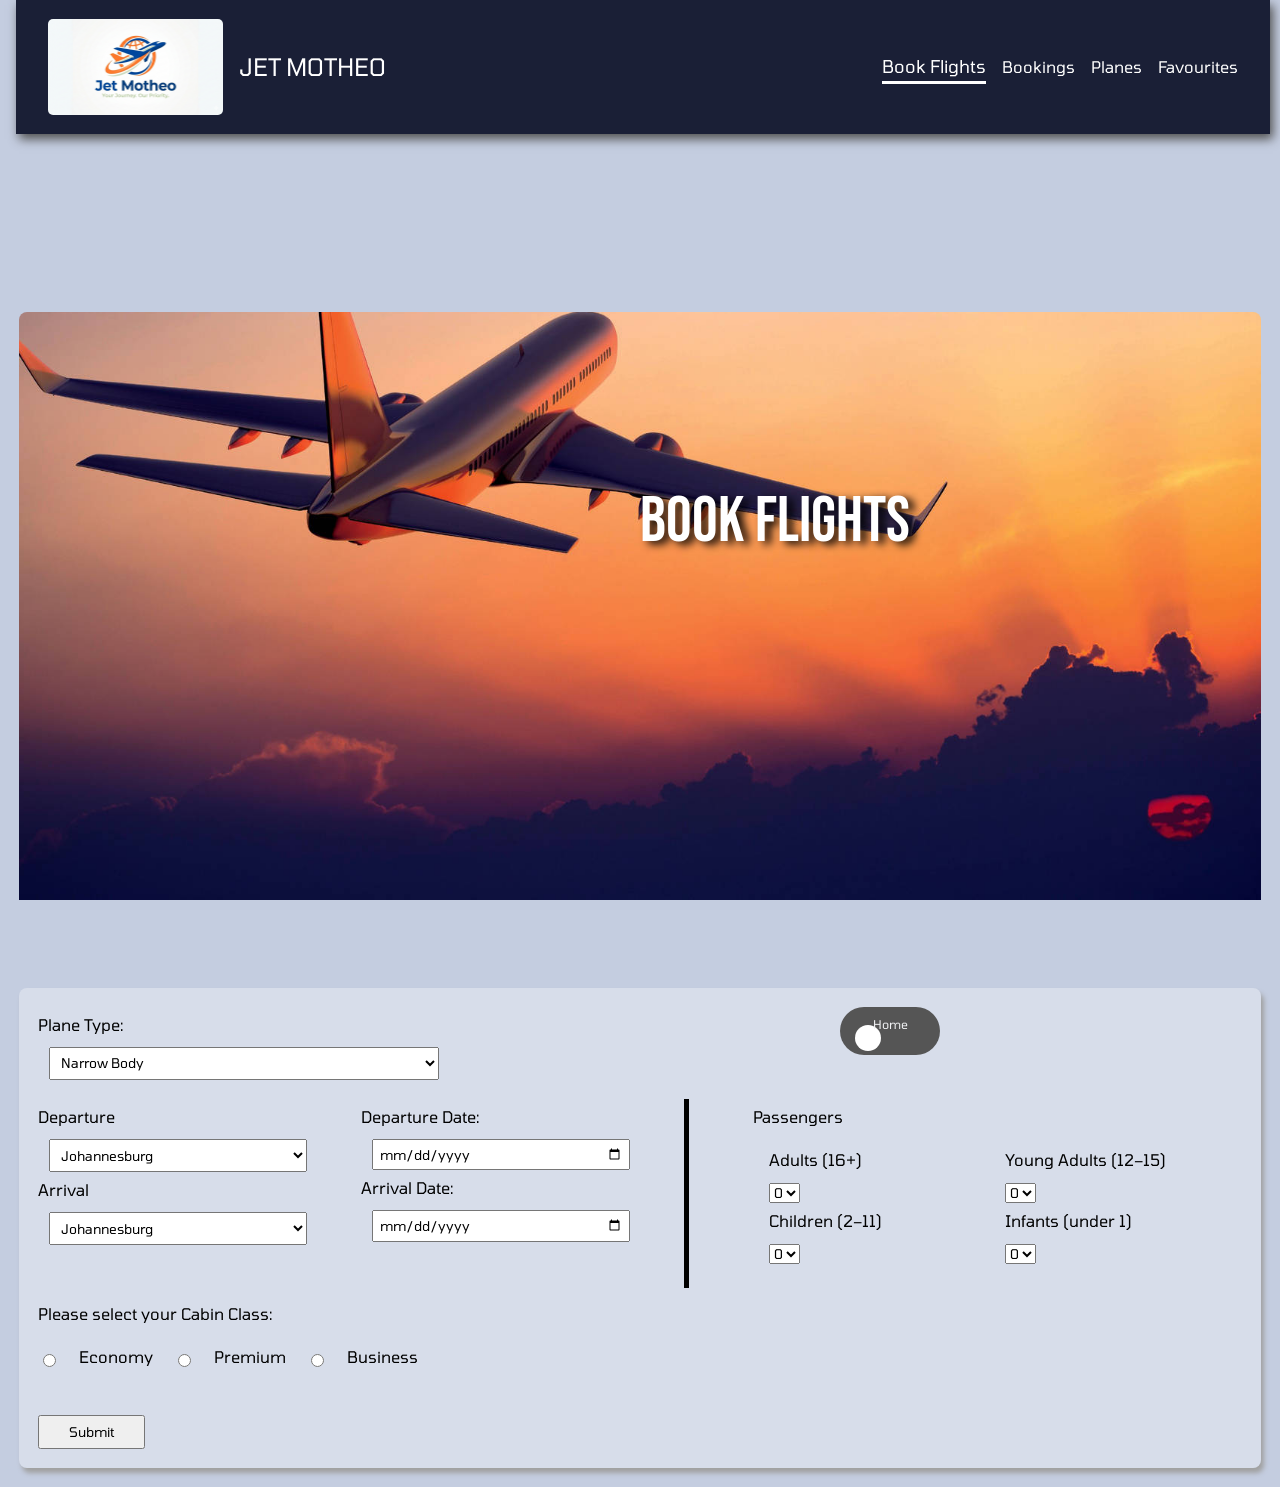
<file: index.html>
<!-- u24666981 Motheo Morena-->
<!-- Book Flights page -->
<!DOCtype html>
<html lang = "en">
	<head>
		<meta charset = "UTF-8">
		<meta name = "description" content = "COS 216 Practical 1">
		<meta name = "keywords" content = "COS216, UP, Pretoria">
		<meta name = "author" content = "Motheo Morena">
		<meta name="viewport" content="width=device-width, initial-scale=1.0">

		<link rel="stylesheet" type="text/css" href="css/style.css">
		<link rel = "stylesheet" type = "text/css" href = "css/switch.css">
		<link rel = "stylesheet" type = "text/css" href = "css/fonts.css">
		
		<title> Book Flights </title>
	</head>

	<body>
		<header class = "home">
			<h2><img src="img/JetMotheo.png" alt="Jet Motheo logo" class="header-logo">JET MOTHEO</h2>

			<nav class = "navBar">
				<ul>
					<li><a href = "index.html" class = "active"> Book Flights </a></li>
					<li><a href = "bookings.html"> Bookings </a></li>
					<li><a href = "planes.html"> Planes </a></li>
					<li><a href = "favourites.html"> Favourites </a></li>
				</ul>
			</nav>
		</header>

		<section class = "title">
			<h1 class = "bebas-neue-regular"> BOOK FLIGHTS </h1>
		</section>

		<article>
			<div id = "header-image">
				<img src = "img/plane.jpg" alt = "image of Plane.">
			</div>

			<form>
				<div class = "level1">
					<div>
						<label for = "planeType"> Plane Type: </label>
							<select name = "planeType" id = "planeType" class = "dropDown">
								<option value = "narrowBody"> Narrow Body </option>
								<option value = "wideBody"> Wide Body </option>
							</select>
					</div>

					<!-- Toggle Switch for if it is a return flight or not -->
					<label class = "switch">
						<input type = "checkbox">
						<span class = "slider round"></span>
					</label>
				</div>
				
				<div class = "level2">
					<div id = "flightTime">	
						<div class = "flights">
							<label for = "departure"> Departure </label>
								<select name = "departure" id = "departure"class = "dropDown" required>
									<option value = "joburg"> Johannesburg </option>
									<option value = "cape-town"> Cape Town </option>
									<option value = "durban"> Durban </option>
									<option value = "london"> London </option>
									<option value = "new-york"> New York </option>
								</select>

							<label for = "arrival"> Arrival </label>
								<select name = "arrival" id = "arrival" class = "dropDown" required>
									<option value = "joburg"> Johannesburg </option>
									<option value = "cape-town"> Cape Town </option>
									<option value = "durban"> Durban </option>
									<option value = "london"> London </option>
									<option value = "new-york"> New York </option>
								</select>
						</div>			

						<div class = "dates">
							<label for = "departureDate" id = "departureDate"> Departure Date: </label>
								<input type = "date" id = "departureDate" name = "departureDate" required>

							<label for = "arrivalDate" id = "arrivalDate""> Arrival Date: </label>
								<input type = "date" id = "arrivalDate" name = "arrivalDate" required>
						</div>
					</div>

					<div>
						<label>Passengers</label>
						<div class="passengers">
							<div class="dropdown-group">
								<label for="adults">Adults (16+)</label>
								<select id="adults">
									<option value="0">0</option>
									<option value="1">1</option>
									<option value="2">2</option>
									<option value="3">3</option>
									<option value="4">4</option>
									<option value="5">5</option>
								</select>
							</div>

							<div class="dropdown-group">
								<label for="youngAdults">Young Adults (12–15)</label>
								<select id="youngAdults">
									<option value="0">0</option>
									<option value="1">1</option>
									<option value="2">2</option>
									<option value="3">3</option>
									<option value="4">4</option>
									<option value="5">5</option>
								</select>
							</div>

							<div class="dropdown-group">
								<label for="children">Children (2–11)</label>
								<select id="children">
									<option value="0">0</option>
									<option value="1">1</option>
									<option value="2">2</option>
									<option value="3">3</option>
									<option value="4">4</option>
									<option value="5">5</option>
								</select>
							</div>

							<div class="dropdown-group">
								<label for="infants">Infants (under 1)</label>
								<select id="infants">
									<option value="0">0</option>
									<option value="1">1</option>
									<option value="2">2</option>
									<option value="3">3</option>
									<option value="4">4</option>
									<option value="5">5</option>
								</select>
							</div>
						</div>
					</div>
				</div>

				<div>
					<p id = "cabinClassMsg">Please select your Cabin Class:</p>
						<div id = "cabinClass">
							<input type="radio" id="economy" name="cabinClass" value="economy">
							<label for="economy">Economy</label>
							<input type="radio" id="premium" name="cabinClass" value="premium">
							<label for="premium"> Premium </label>
							<input type="radio" id="business" name="cabinClass" value="business">
							<label for="business"> Business </label><br><br>
						</div>
				</div>

				 <button type="button" class="submit-btn">Submit</button>
			</form>
		</article>
	</body>
</html>
</file>
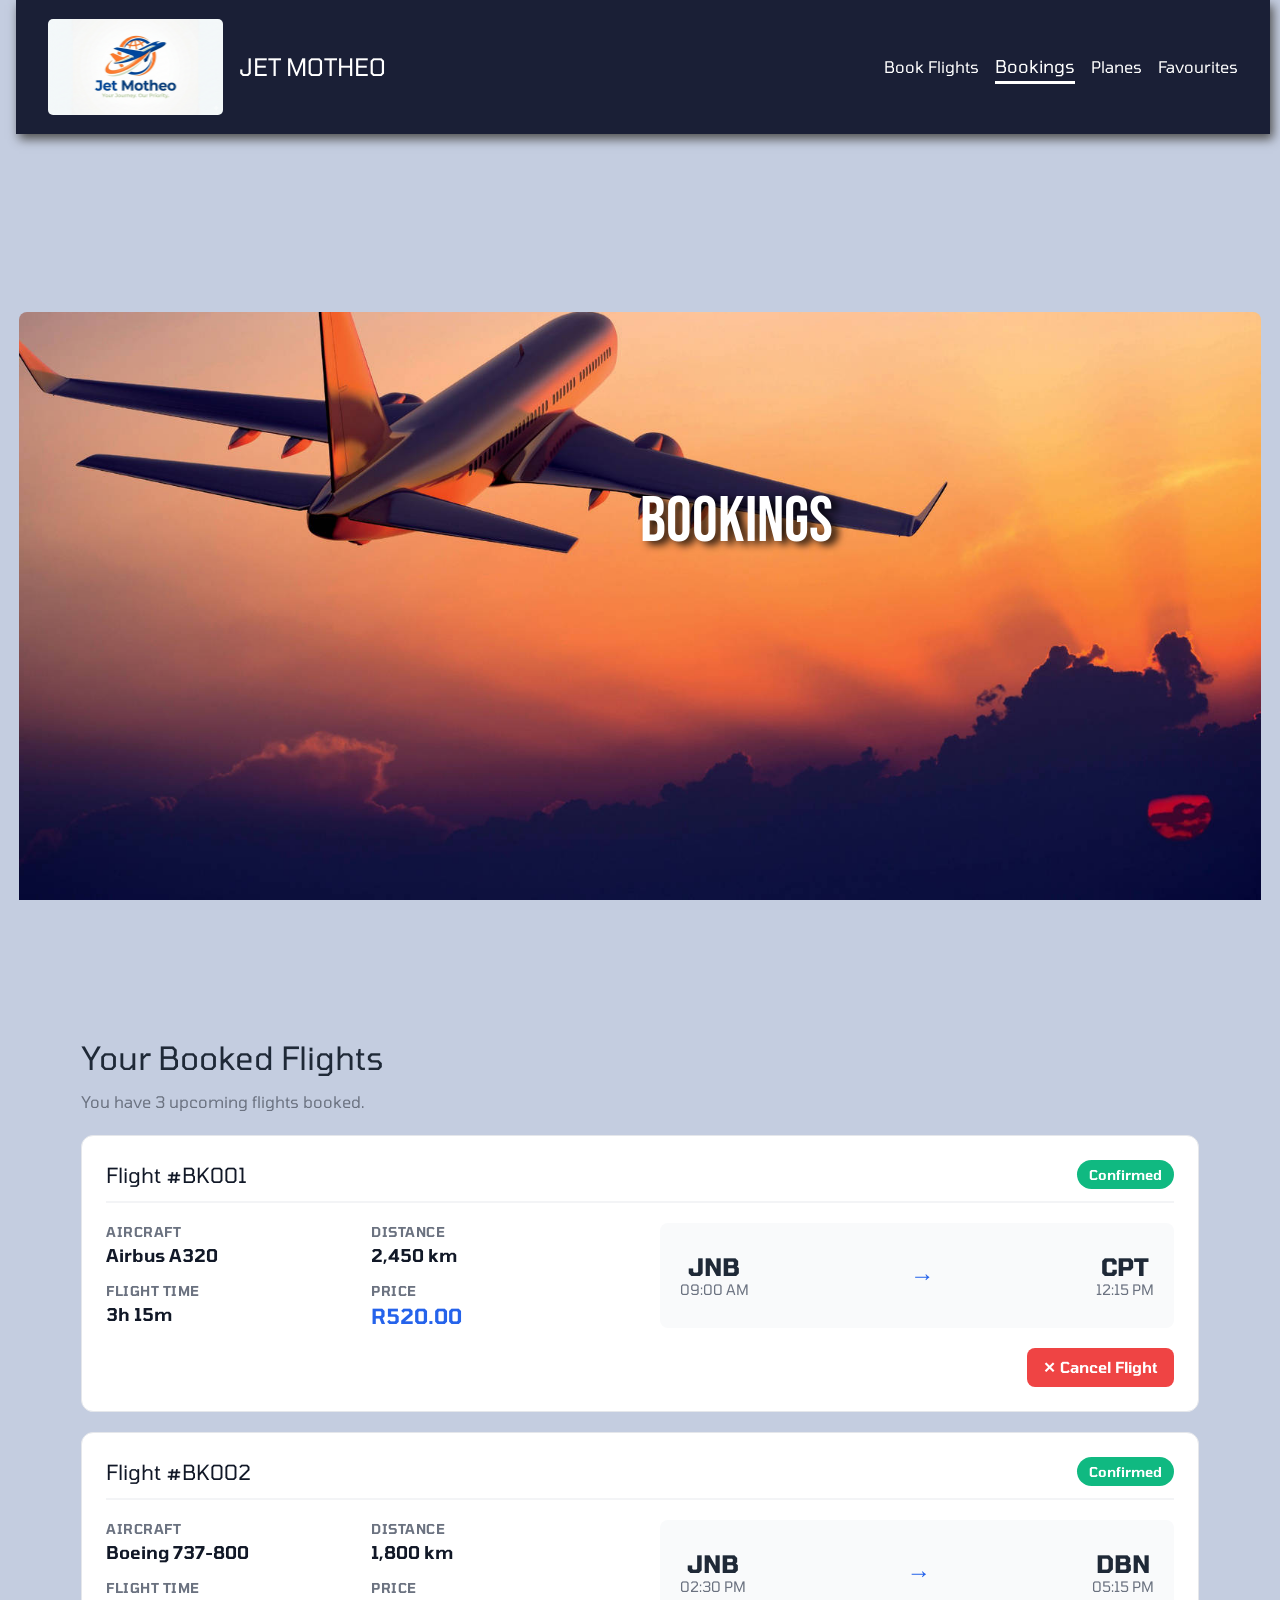
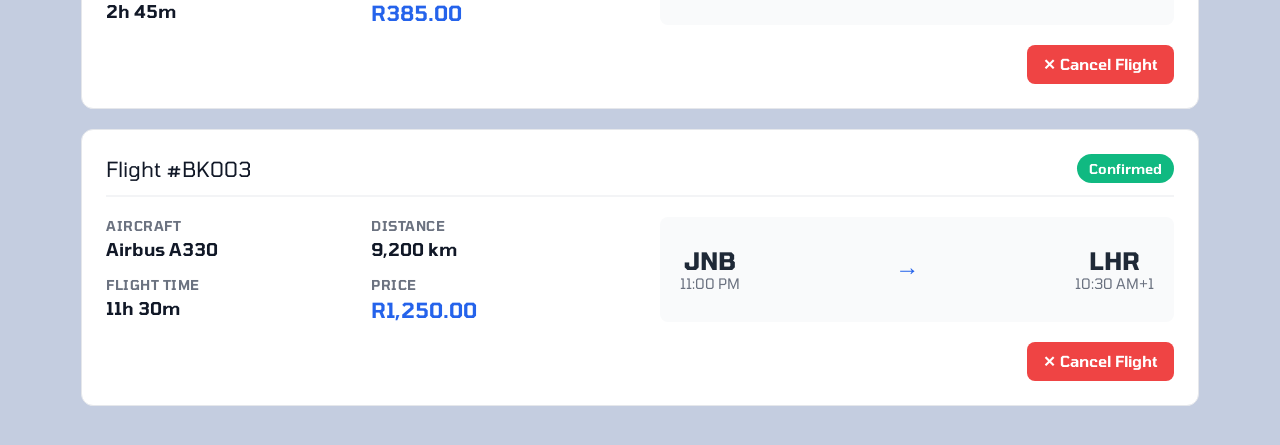
<file: bookings.html>
<!-- u24666981 Motheo Morena-->
<!DOCtype html>
<html lang = "en">
	<head>
		<meta charset = "UTF-8">
		<meta name = "description" content = "COS 216 Practical 1">
		<meta name = "keywords" content = "COS216, UP, Pretoria">
		<meta name = "author" content = "Motheo Morena">
		<meta name="viewport" content="width=device-width, initial-scale=1.0">

		<link rel="stylesheet" type="text/css" href="css/style.css">
		<link rel = "stylesheet" type = "text/css" href = "css/fonts.css">

		<title> Bookings </title>
	</head>

	<body>
		<header>
			<h2><img src="img/JetMotheo.png" alt="Jet Motheo logo" class="header-logo">JET MOTHEO</h2>

			<nav class = "navBar">
				<ul>
					<li><a href = "index.html"> Book Flights </a></li>
					<li><a href = "bookings.html"  class = "active"> Bookings </a></li>
					<li><a href = "planes.html"> Planes </a></li>
					<li><a href = "favourites.html"> Favourites </a></li>
				</ul>
			</nav>
		</header>

		<section class = "title">
			<h1 class = "bebas-neue-regular"> BOOKINGS </h1>
		</section>

		<article>
			<div id = "header-image">
				<img src = "img/plane.jpg" alt = "image of Plane.">
			</div>

			<section class="bookings-section">
				<h2 class="section-heading">Your Booked Flights</h2>
				<p class="bookings-intro">You have 3 upcoming flights booked.</p>

				<div class="bookings-list">
					<!-- Flight 1 -->
					<div class="booking-card">
						<div class="booking-header">
							<h3>Flight #BK001</h3>
							<span class="booking-status">Confirmed</span>
						</div>

						<div class="booking-details">
							<div class="flight-info">
								<div class="info-group">
									<label>Aircraft</label>
									<p class="info-value">Airbus A320</p>
								</div>
								<div class="info-group">
									<label>Distance</label>
									<p class="info-value">2,450 km</p>
								</div>
								<div class="info-group">
									<label>Flight Time</label>
									<p class="info-value">3h 15m</p>
								</div>
								<div class="info-group">
									<label>Price</label>
									<p class="info-value price">R520.00</p>
								</div>
							</div>

							<div class="booking-routes">
								<div class="route-item">
									<p class="route-code">JNB</p>
									<p class="route-time">09:00 AM</p>
								</div>
								<div class="route-arrow">→</div>
								<div class="route-item">
									<p class="route-code">CPT</p>
									<p class="route-time">12:15 PM</p>
								</div>
							</div>
						</div>

						<div class="booking-actions">
							<button type="button" class="cancel-btn" aria-label="Cancel this flight">✕ Cancel Flight</button>
						</div>
					</div>

					<!-- Flight 2 -->
					<div class="booking-card">
						<div class="booking-header">
							<h3>Flight #BK002</h3>
							<span class="booking-status">Confirmed</span>
						</div>

						<div class="booking-details">
							<div class="flight-info">
								<div class="info-group">
									<label>Aircraft</label>
									<p class="info-value">Boeing 737-800</p>
								</div>
								<div class="info-group">
									<label>Distance</label>
									<p class="info-value">1,800 km</p>
								</div>
								<div class="info-group">
									<label>Flight Time</label>
									<p class="info-value">2h 45m</p>
								</div>
								<div class="info-group">
									<label>Price</label>
									<p class="info-value price">R385.00</p>
								</div>
							</div>

							<div class="booking-routes">
								<div class="route-item">
									<p class="route-code">JNB</p>
									<p class="route-time">02:30 PM</p>
								</div>
								<div class="route-arrow">→</div>
								<div class="route-item">
									<p class="route-code">DBN</p>
									<p class="route-time">05:15 PM</p>
								</div>
							</div>
						</div>

						<div class="booking-actions">
							<button type="button" class="cancel-btn" aria-label="Cancel this flight">✕ Cancel Flight</button>
						</div>
					</div>

					<!-- Flight 3 -->
					<div class="booking-card">
						<div class="booking-header">
							<h3>Flight #BK003</h3>
							<span class="booking-status">Confirmed</span>
						</div>

						<div class="booking-details">
							<div class="flight-info">
								<div class="info-group">
									<label>Aircraft</label>
									<p class="info-value">Airbus A330</p>
								</div>
								<div class="info-group">
									<label>Distance</label>
									<p class="info-value">9,200 km</p>
								</div>
								<div class="info-group">
									<label>Flight Time</label>
									<p class="info-value">11h 30m</p>
								</div>
								<div class="info-group">
									<label>Price</label>
									<p class="info-value price">R1,250.00</p>
								</div>
							</div>

							<div class="booking-routes">
								<div class="route-item">
									<p class="route-code">JNB</p>
									<p class="route-time">11:00 PM</p>
								</div>
								<div class="route-arrow">→</div>
								<div class="route-item">
									<p class="route-code">LHR</p>
									<p class="route-time">10:30 AM+1</p>
								</div>
							</div>
						</div>

						<div class="booking-actions">
							<button type="button" class="cancel-btn" aria-label="Cancel this flight">✕ Cancel Flight</button>
						</div>
					</div>
				</div>
			</section>
		</article>

	</body>
</html>
</file>
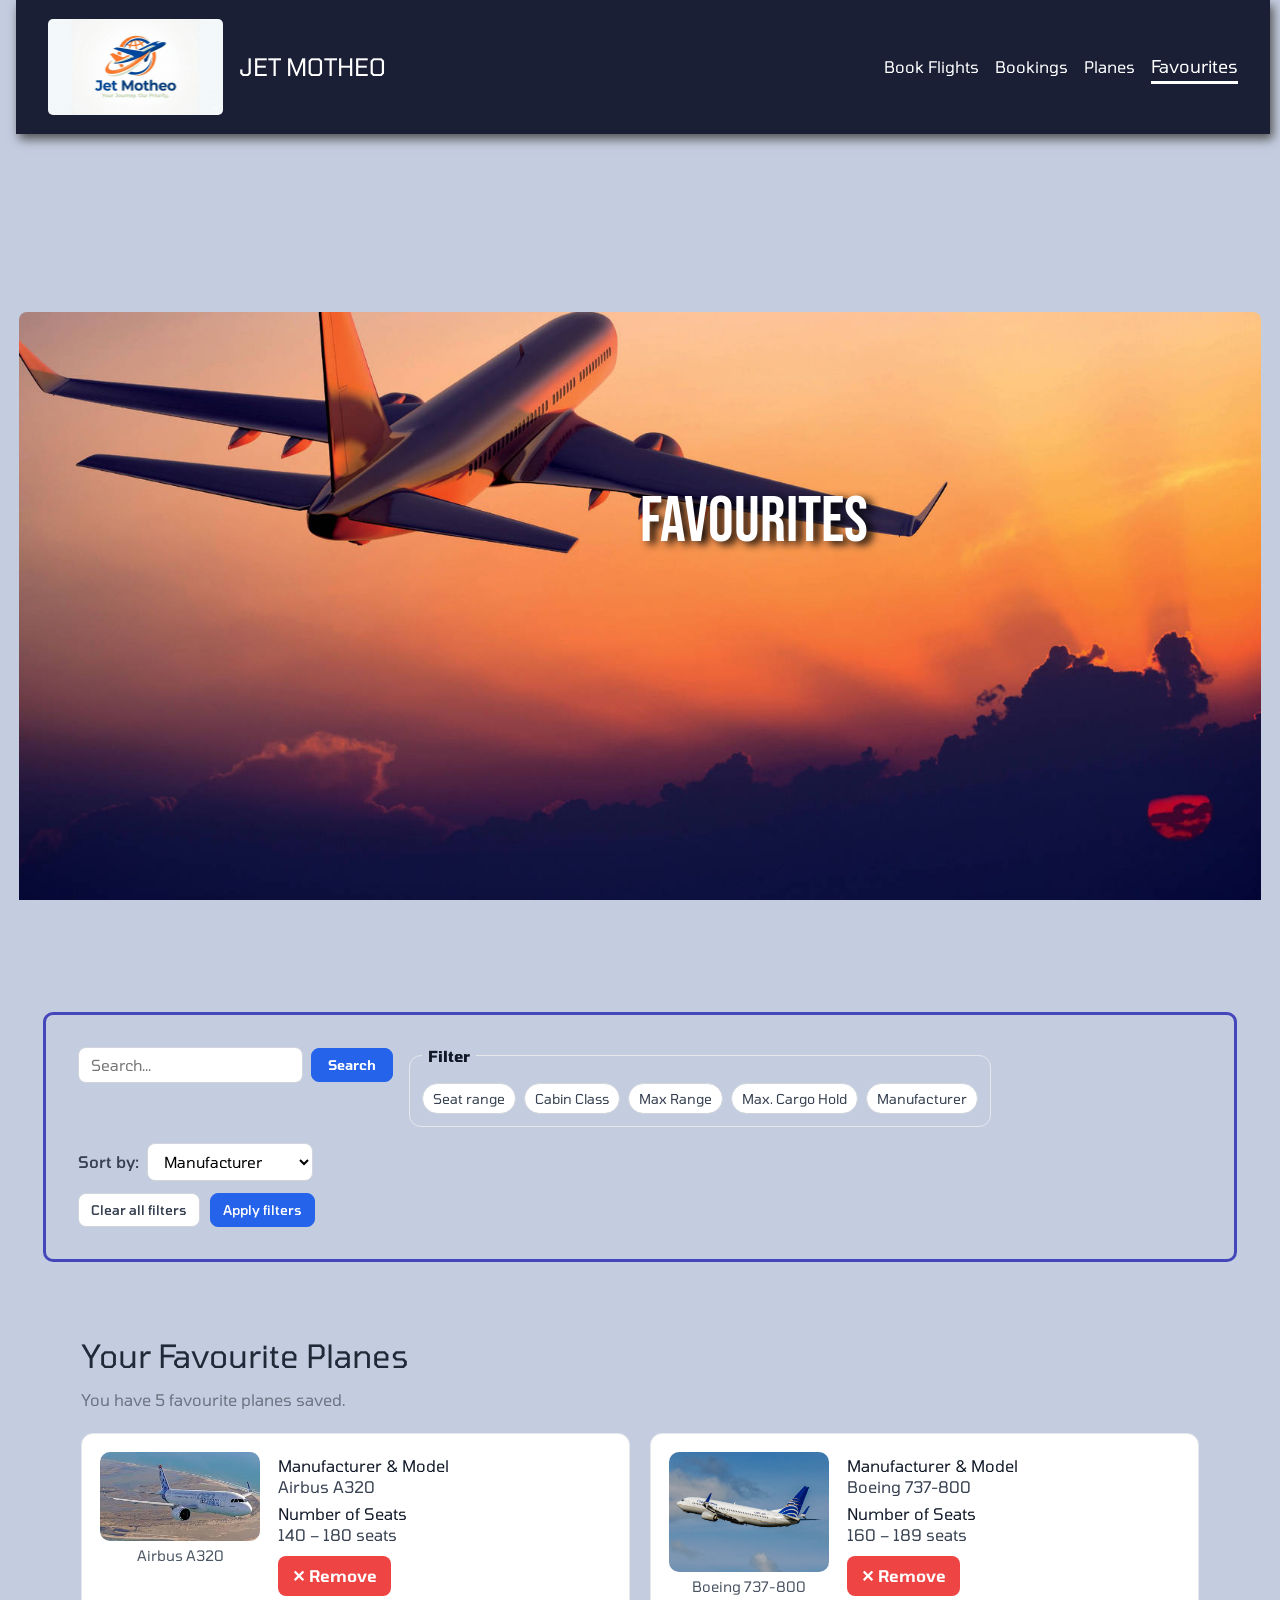
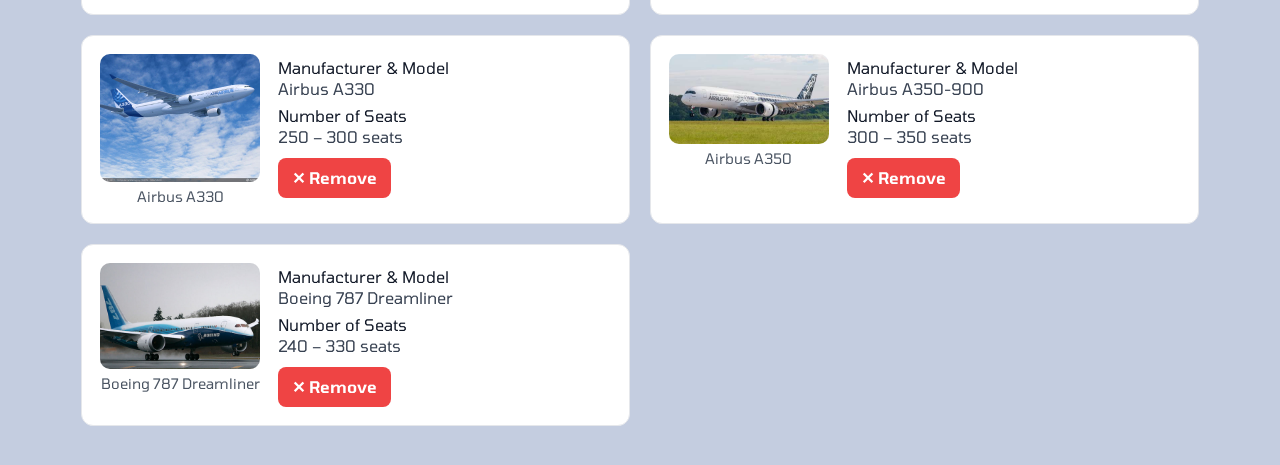
<file: favourites.html>
<!-- u24666981 Motheo Morena-->
<!DOCtype html>
<html lang = "en">
	<head>
		<meta charset = "UTF-8">
		<meta name = "description" content = "COS 216 Practical 1">
		<meta name = "keywords" content = "COS216, UP, Pretoria">
		<meta name = "author" content = "Motheo Morena">
		<meta name="viewport" content="width=device-width, initial-scale=1.0">

		<link rel="stylesheet" type="text/css" href="css/style.css">
		<link rel = "stylesheet" type = "text/css" href = "css/fonts.css">

		<title> Favourites </title>
	</head>

	<body>
		<header>
			<h2><img src="img/JetMotheo.png" alt="Jet Motheo logo" class="header-logo">JET MOTHEO</h2>

			<nav class = "navBar">
				<ul>
					<li><a href = "index.html"> Book Flights </a></li>
					<li><a href = "bookings.html"> Bookings </a></li>
					<li><a href = "planes.html"> Planes </a></li>
					<li><a href = "favourites.html"  class = "active"> Favourites </a></li>
				</ul>
			</nav>
		</header>
	
		<section class = "title">
			<h1 class = "bebas-neue-regular"> FAVOURITES </h1>
		</section>
	
		
		<article>
			<div id = "header-image">
				<img src = "img/plane.jpg" alt = "image of Plane.">
			</div>
			<section class = "no-functionality">
				<div class = "controls-bar">
					<div class = "searchbar">
						<input type="text" placeholder = "Search...">
						<button type="button" class="search-btn">Search</button>
					</div>

					<fieldset class="filter-group">
						<legend>Filter</legend>
						<div class="checkbox-list" role="group" aria-label="Filter by tags">
							<div class="checkbox-item">
								<input type="checkbox" id="filter-seat-range" name="filterRange" value="seat_range">
								<label for="filter-seat-range">Seat range</label>
							</div>
							<div class="checkbox-item">
								<input type="checkbox" id="filter-cabin-class" name="filterRange" value="cabin_class_of_planes">
								<label for="filter-cabin-class">Cabin Class</label>
							</div>
							<div class="checkbox-item">
								<input type="checkbox" id="filter-max-range" name="filterRange" value="max_range">
								<label for="filter-max-range">Max Range</label>
							</div>
							<div class="checkbox-item">
								<input type="checkbox" id="filter-max-cargo" name="filterRange" value="max_cargo_hold">
								<label for="filter-max-cargo">Max. Cargo Hold</label>
							</div>
							<div class="checkbox-item">
								<input type="checkbox" id="filter-manufacturer" name="filterRange" value="manufacturer">
								<label for="filter-manufacturer">Manufacturer</label>
							</div>
						</div>
					</fieldset>

					<div class = "sort">
						<label for = "sort">Sort by:</label>
						<select name = "sortRange" class = "dropDown">
							<option value = "manufacturer">Manufacturer</option>
							<option value = "range">Range</option>
							<option value = "numSeats">Number of Seats</option>
						</select>
					</div>
				</div>

				<div class="filter-actions">
					<button type="button" class="reset-btn">Clear all filters</button>
					<button type="button" class="apply-btn">Apply filters</button>
				</div>
			</section>

			<section class="favorites-section">
				<h2 class="section-heading">Your Favourite Planes</h2>
				<p class="favorites-intro">You have 5 favourite planes saved.</p>

				<div class="favorites-grid">
					<!-- Favorite Card 1: Airbus A320 -->
					<div class="favorite-card">
						<div class="favorite-left">
							<img src="img/airbus_a320.jpg" alt="Airbus A320">
							<figcaption>Airbus A320</figcaption>
						</div>

						<div class="favorite-right">
							<h3>Manufacturer &amp; Model</h3>
							<p>Airbus A320</p>

							<h3>Number of Seats</h3>
							<p>140 – 180 seats</p>

							<div class="favorite-actions">
								<button class="remove-btn" aria-label="Remove Airbus A320 from favourites">✕ Remove</button>
							</div>
						</div>
					</div>

					<!-- Favorite Card 2: Boeing 737-800 -->
					<div class="favorite-card">
						<div class="favorite-left">
							<img src="img/boeing_737_800.jpg" alt="Boeing 737-800">
							<figcaption>Boeing 737-800</figcaption>
						</div>

						<div class="favorite-right">
							<h3>Manufacturer &amp; Model</h3>
							<p>Boeing 737-800</p>

							<h3>Number of Seats</h3>
							<p>160 – 189 seats</p>

							<div class="favorite-actions">
								<button class="remove-btn" aria-label="Remove Boeing 737-800 from favourites">✕ Remove</button>
							</div>
						</div>
					</div>

					<!-- Favorite Card 3: Airbus A330 -->
					<div class="favorite-card">
						<div class="favorite-left">
							<img src="img/airbus_a330.jpg" alt="Airbus A330">
							<figcaption>Airbus A330</figcaption>
						</div>

						<div class="favorite-right">
							<h3>Manufacturer &amp; Model</h3>
							<p>Airbus A330</p>

							<h3>Number of Seats</h3>
							<p>250 – 300 seats</p>

							<div class="favorite-actions">
								<button class="remove-btn" aria-label="Remove Airbus A330 from favourites">✕ Remove</button>
							</div>
						</div>
					</div>

					<!-- Favorite Card 4: Airbus A350 -->
					<div class="favorite-card">
						<div class="favorite-left">
							<img src="img/airbus_a350.jpg" alt="Airbus A350">
							<figcaption>Airbus A350</figcaption>
						</div>

						<div class="favorite-right">
							<h3>Manufacturer &amp; Model</h3>
							<p>Airbus A350-900</p>

							<h3>Number of Seats</h3>
							<p>300 – 350 seats</p>

							<div class="favorite-actions">
								<button class="remove-btn" aria-label="Remove Airbus A350 from favourites">✕ Remove</button>
							</div>
						</div>
					</div>

					<!-- Favorite Card 5: Boeing 787 Dreamliner -->
					<div class="favorite-card">
						<div class="favorite-left">
							<img src="img/boeing_787_dreamliner.jpg" alt="Boeing 787 Dreamliner">
							<figcaption>Boeing 787 Dreamliner</figcaption>
						</div>

						<div class="favorite-right">
							<h3>Manufacturer &amp; Model</h3>
							<p>Boeing 787 Dreamliner</p>

							<h3>Number of Seats</h3>
							<p>240 – 330 seats</p>

							<div class="favorite-actions">
								<button class="remove-btn" aria-label="Remove Boeing 787 Dreamliner from favourites">✕ Remove</button>
							</div>
						</div>
					</div>
				</div>
			</section>
		</article>
	</body>
</html>
</file>
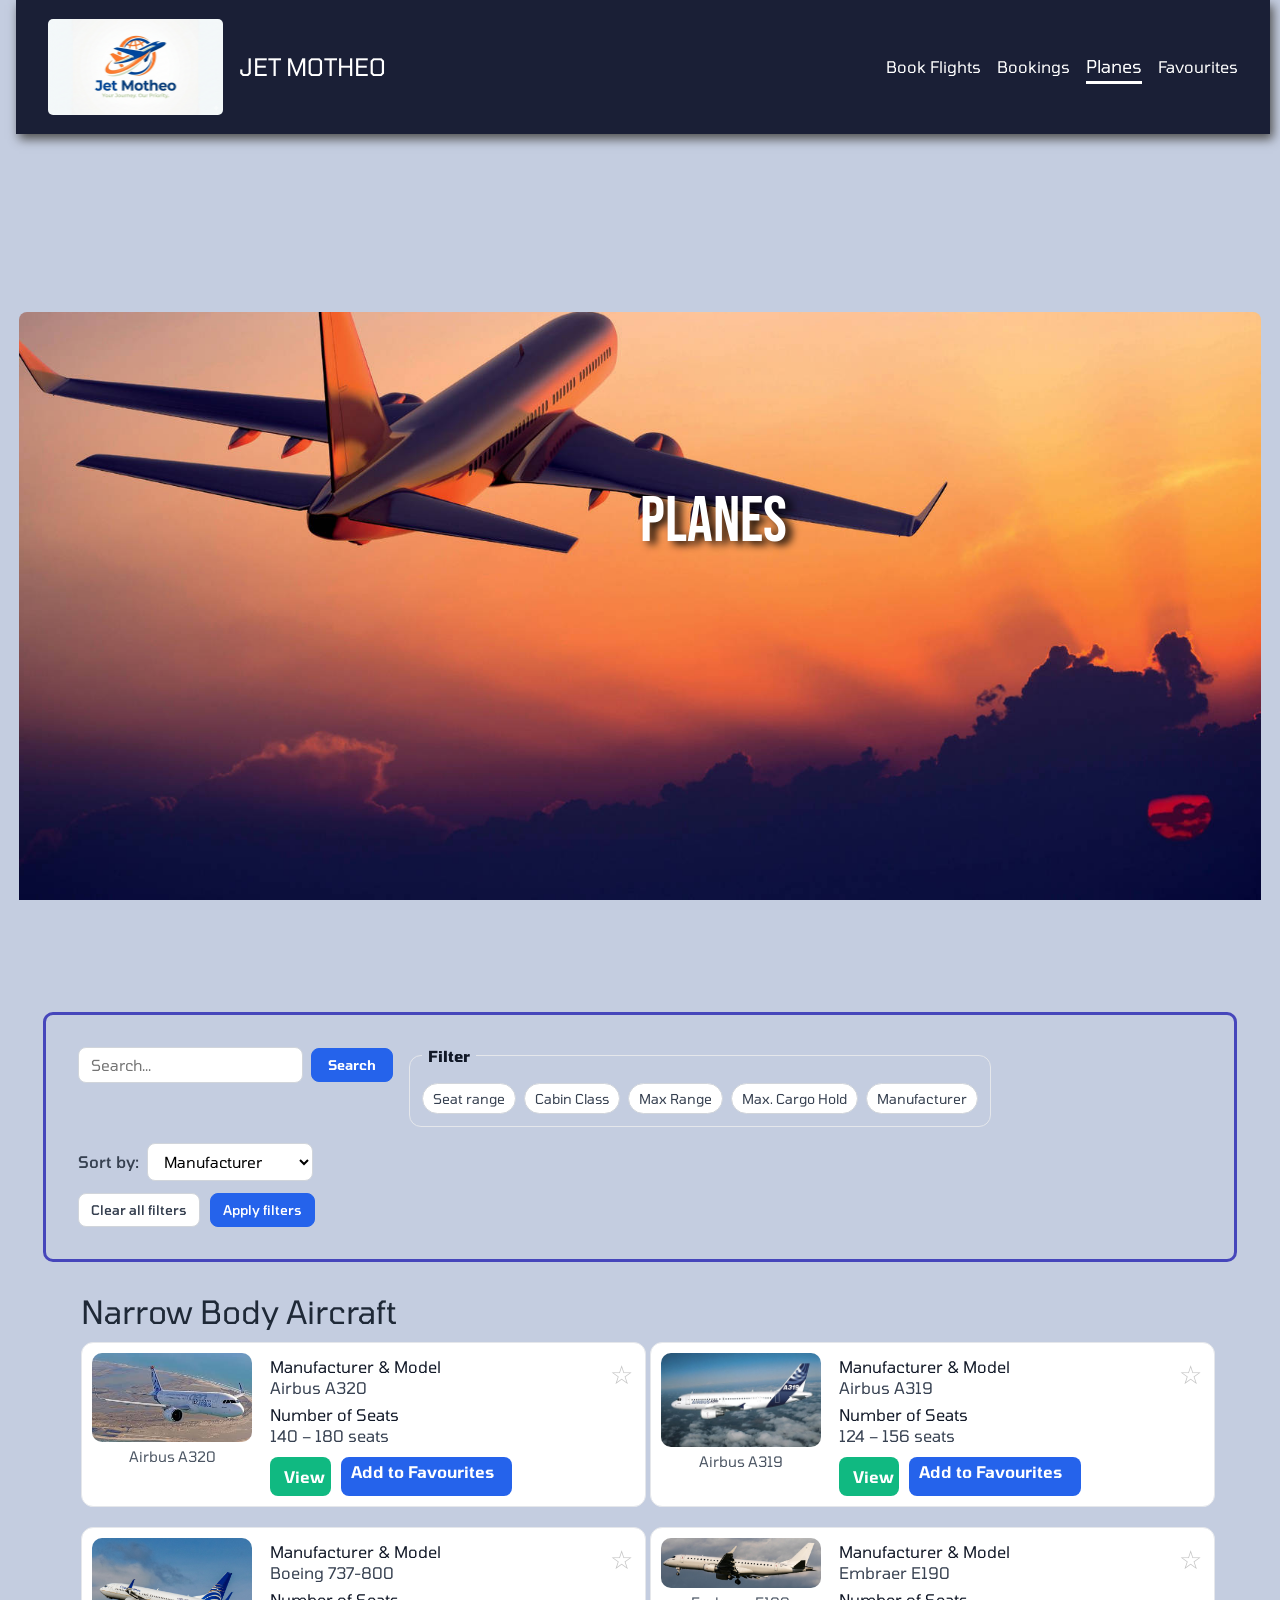
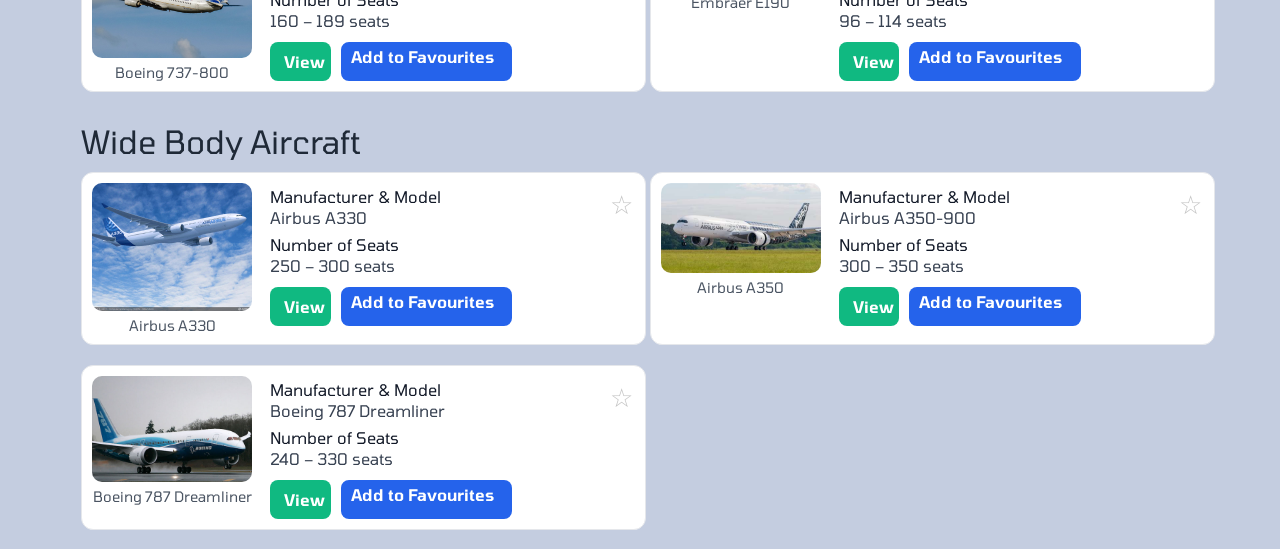
<file: planes.html>
<!-- u24666981 Motheo Morena-->
<!-- Page should show a list of planes along with basic information about them. -->
<!DOCtype html>
<html lang = "en">
	<head>
		<meta charset = "UTF-8">
		<meta name = "description" content = "COS 216 Practical 1">
		<meta name = "keywords" content = "COS216, UP, Pretoria">
		<meta name = "author" content = "Motheo Morena">
		<meta name="viewport" content="width=device-width, initial-scale=1.0">

		<link rel="stylesheet" type="text/css" href="css/style.css">
		<link rel = "stylesheet" type = "text/css" href = "css/fonts.css">
		
		<title> Planes </title>
	</head>

	<body>
		<header>
			<h2><img src="img/JetMotheo.png" alt="Jet Motheo logo" class="header-logo">JET MOTHEO</h2>

			<nav class = "navBar">
				<ul>
					<li><a href = "index.html"> Book Flights </a></li>
					<li><a href = "bookings.html"> Bookings </a></li>
					<li><a href = "planes.html"  class = "active"> Planes </a></li>
					<li><a href = "favourites.html"> Favourites </a></li>
				</ul>
			</nav>
		</header>

		<section class = "title">
			<h1 class = "bebas-neue-regular"> PLANES </h1>
		</section>

		<article>
			<div id = "header-image">
				<img src = "img/plane.jpg" alt = "image of Plane.">
			</div>

			<section class = "no-functionality">
				<div class = "controls-bar">
					<div class = "searchbar">
						<input type="text" placeholder = "Search...">
						<button type="button" class="search-btn">Search</button>
					</div>

					<fieldset class="filter-group">
						<legend>Filter</legend>
						<div class="checkbox-list" role="group" aria-label="Filter by tags">
							<div class="checkbox-item">
								<input type="checkbox" id="filter-seat-range" name="filterRange" value="seat_range">
								<label for="filter-seat-range">Seat range</label>
							</div>
							<div class="checkbox-item">
								<input type="checkbox" id="filter-cabin-class" name="filterRange" value="cabin_class_of_planes">
								<label for="filter-cabin-class">Cabin Class</label>
							</div>
							<div class="checkbox-item">
								<input type="checkbox" id="filter-max-range" name="filterRange" value="max_range">
								<label for="filter-max-range">Max Range</label>
							</div>
							<div class="checkbox-item">
								<input type="checkbox" id="filter-max-cargo" name="filterRange" value="max_cargo_hold">
								<label for="filter-max-cargo">Max. Cargo Hold</label>
							</div>
							<div class="checkbox-item">
								<input type="checkbox" id="filter-manufacturer" name="filterRange" value="manufacturer">
								<label for="filter-manufacturer">Manufacturer</label>
							</div>
						</div>
					</fieldset>

					<div class = "sort">
						<label for = "sort">Sort by:</label>
						<select name = "sortRange" class = "dropDown">
							<option value = "manufacturer">Manufacturer</option>
							<option value = "range">Range</option>
							<option value = "numSeats">Number of Seats</option>
						</select>
					</div>
				</div>

				<div class="filter-actions">
					<button type="button" class="reset-btn">Clear all filters</button>
					<button type="button" class="apply-btn">Apply filters</button>
				</div>
			</section>

			<section class="plane-section">

			    <!-- Narrow Body Section -->
			    <h2 class="section-heading">Narrow Body Aircraft</h2>

			    <div class="plane-grid">

			        <!-- Card 1 -->
			        <div class="plane-card">
			            <!-- Hidden state -->
			            <input type="checkbox" id="fav-a320" class="fav-checkbox">

			            <!-- Star icon (clickable) -->
			            <label for="fav-a320" class="fav-icon" aria-label="Add Airbus A320 to favourites">&#9734;</label>

			            <div class="plane-left">
			                <img src="img/airbus_a320.jpg" alt="Airbus A320">
			                <figcaption>Airbus A320</figcaption>
			            </div>

			            <div class="plane-right">
			                <h3>Manufacturer &amp; Model</h3>
			                <p>Airbus A320</p>

			                <h3>Number of Seats</h3>
			                <p>140 – 180 seats</p>

			                <div class="plane-actions">
			                    <a href="view.html#airbusa320" class="view-btn">View</a>
			                    <label for="fav-a320" class="fav-btn" aria-live="polite">Add to Favourites</label>
			                </div>
			            </div>
			        </div>

			        <!-- Card 2 -->
			        <div class="plane-card">
			            <input type="checkbox" id="fav-a319" class="fav-checkbox">
			            <label for="fav-a319" class="fav-icon" aria-label="Add Airbus A319 to favourites">&#9734;</label>

			            <div class="plane-left">
			                <img src="img/airbus_a319.jpg" alt="Airbus A319">
			                <figcaption>Airbus A319</figcaption>
			            </div>

			            <div class="plane-right">
			                <h3>Manufacturer &amp; Model</h3>
			                <p>Airbus A319</p>

			                <h3>Number of Seats</h3>
			                <p>124 – 156 seats</p>

			                <div class="plane-actions">
			                    <a href="view.html#airbusa319" class="view-btn">View</a>
			                    <label for="fav-a319" class="fav-btn" aria-live="polite">Add to Favourites</label>
			                </div>
			            </div>
			        </div>

			        <!-- Card 3 -->
			        <div class="plane-card">
			            <input type="checkbox" id="fav-b738" class="fav-checkbox">
			            <label for="fav-b738" class="fav-icon" aria-label="Add Boeing 737-800 to favourites">&#9734;</label>

			            <div class="plane-left">
			                <img src="img/boeing_737_800.jpg" alt="Boeing 737-800">
			                <figcaption>Boeing 737-800</figcaption>
			            </div>

			            <div class="plane-right">
			                <h3>Manufacturer &amp; Model</h3>
			                <p>Boeing 737-800</p>

			            <h3>Number of Seats</h3>
			                <p>160 – 189 seats</p>

			                <div class="plane-actions">
			                    <a href="view.html#boeing737-800" class="view-btn">View</a>
			                    <label for="fav-b738" class="fav-btn" aria-live="polite">Add to Favourites</label>
			                </div>
			            </div>
			        </div>

			        <!-- Card 4 -->
			        <div class="plane-card">
			            <input type="checkbox" id="fav-e190" class="fav-checkbox">
			            <label for="fav-e190" class="fav-icon" aria-label="Add Embraer E190 to favourites">&#9734;</label>

			            <div class="plane-left">
			                <img src="img/embraer_e190.jpg" alt="Embraer E190">
			                <figcaption>Embraer E190</figcaption>
			            </div>

			            <div class="plane-right">
			                <h3>Manufacturer &amp; Model</h3>
			                <p>Embraer E190</p>

			                <h3>Number of Seats</h3>
			                <p>96 – 114 seats</p>

			                <div class="plane-actions">
			                    <a href="view.html#embraere190" class="view-btn">View</a>
			                    <label for="fav-e190" class="fav-btn" aria-live="polite">Add to Favourites</label>
			                </div>
			            </div>
			        </div>

			    </div>

			    <!-- Wide Body Section -->
			    <h2 class="section-heading">Wide Body Aircraft</h2>

			    <div class="plane-grid">

			        <!-- Card 5 -->
			        <div class="plane-card">
			            <input type="checkbox" id="fav-a330" class="fav-checkbox">
			            <label for="fav-a330" class="fav-icon" aria-label="Add Airbus A330 to favourites">&#9734;</label>

			            <div class="plane-left">
			                <img src="img/airbus_a330.jpg" alt="Airbus A330">
			                <figcaption>Airbus A330</figcaption>
			            </div>

			            <div class="plane-right">
			                <h3>Manufacturer &amp; Model</h3>
			                <p>Airbus A330</p>

			                <h3>Number of Seats</h3>
			                <p>250 – 300 seats</p>

			                <div class="plane-actions">
			                    <a href="view.html#airbusa330" class="view-btn">View</a>
			                    <label for="fav-a330" class="fav-btn" aria-live="polite">Add to Favourites</label>
			                </div>
			            </div>
			        </div>

			        <!-- Card 6 -->
			        <div class="plane-card">
			            <input type="checkbox" id="fav-a350" class="fav-checkbox">
			            <label for="fav-a350" class="fav-icon" aria-label="Add Airbus A350-900 to favourites">&#9734;</label>

			            <div class="plane-left">
			                <img src="img/airbus_a350.jpg" alt="Airbus A350">
			                <figcaption>Airbus A350</figcaption>
			            </div>

			            <div class="plane-right">
			                <h3>Manufacturer &amp; Model</h3>
			                <p>Airbus A350-900</p>

			                <h3>Number of Seats</h3>
			                <p>300 – 350 seats</p>

			                <div class="plane-actions">
			                    <a href="view.html#airbusa350" class="view-btn">View</a>
			                    <label for="fav-a350" class="fav-btn" aria-live="polite">Add to Favourites</label>
			                </div>
			            </div>
			        </div>

			        <!-- Card 7 -->
			        <div class="plane-card">
			            <input type="checkbox" id="fav-b787" class="fav-checkbox">
			            <label for="fav-b787" class="fav-icon" aria-label="Add Boeing 787 Dreamliner to favourites">&#9734;</label>

			            <div class="plane-left">
			                <img src="img/boeing_787_dreamliner.jpg" alt="Boeing 787 Dreamliner">
			                <figcaption>Boeing 787 Dreamliner</figcaption>
			            </div>

			            <div class="plane-right">
			                <h3>Manufacturer &amp; Model</h3>
			                <p>Boeing 787 Dreamliner</p>

			                <h3>Number of Seats</h3>
			                <p>240 – 330 seats</p>

			                <div class="plane-actions">
			                    <a href="view.html#boeing787dreamliner" class="view-btn">View</a>
			                    <label for="fav-b787" class="fav-btn" aria-live="polite">Add to Favourites</label>
			                </div>
			            </div>
			        </div>

			    </div>

			</section>
		</article>
	</body>
</html>
</file>
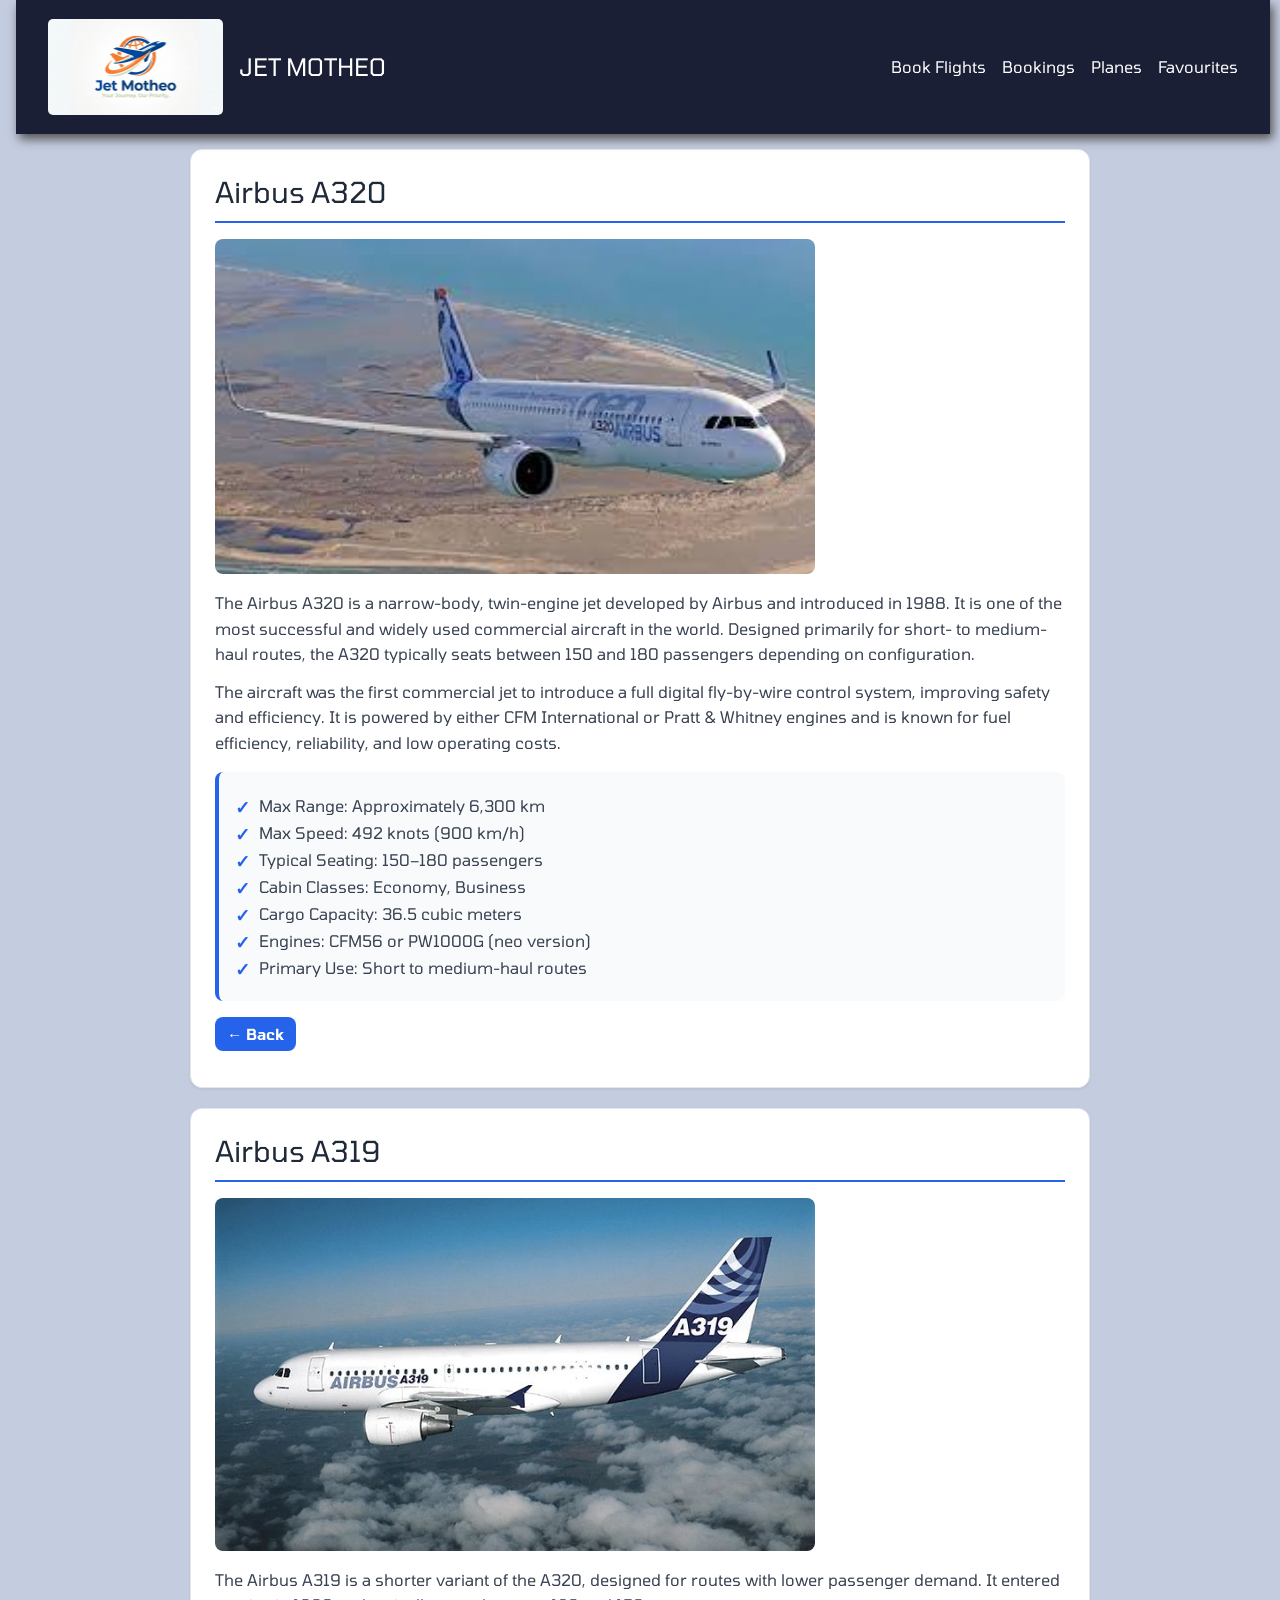
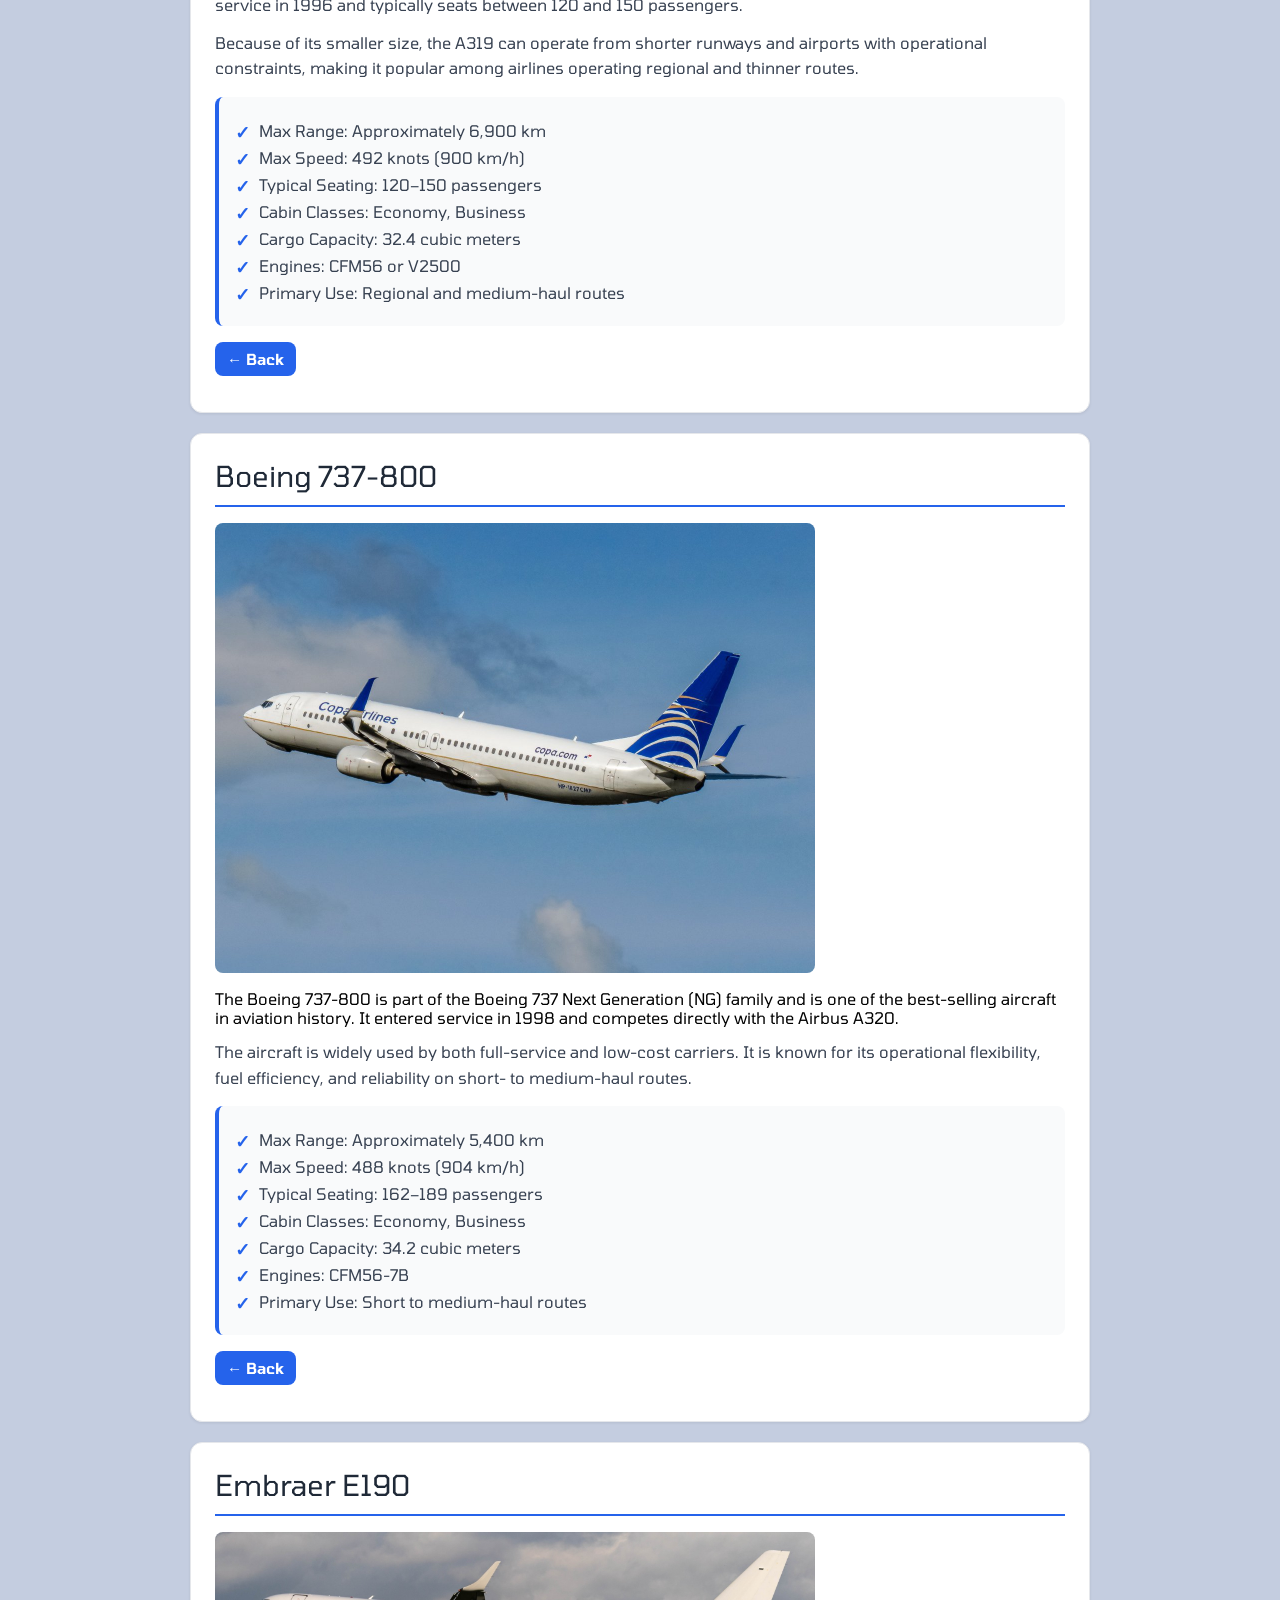
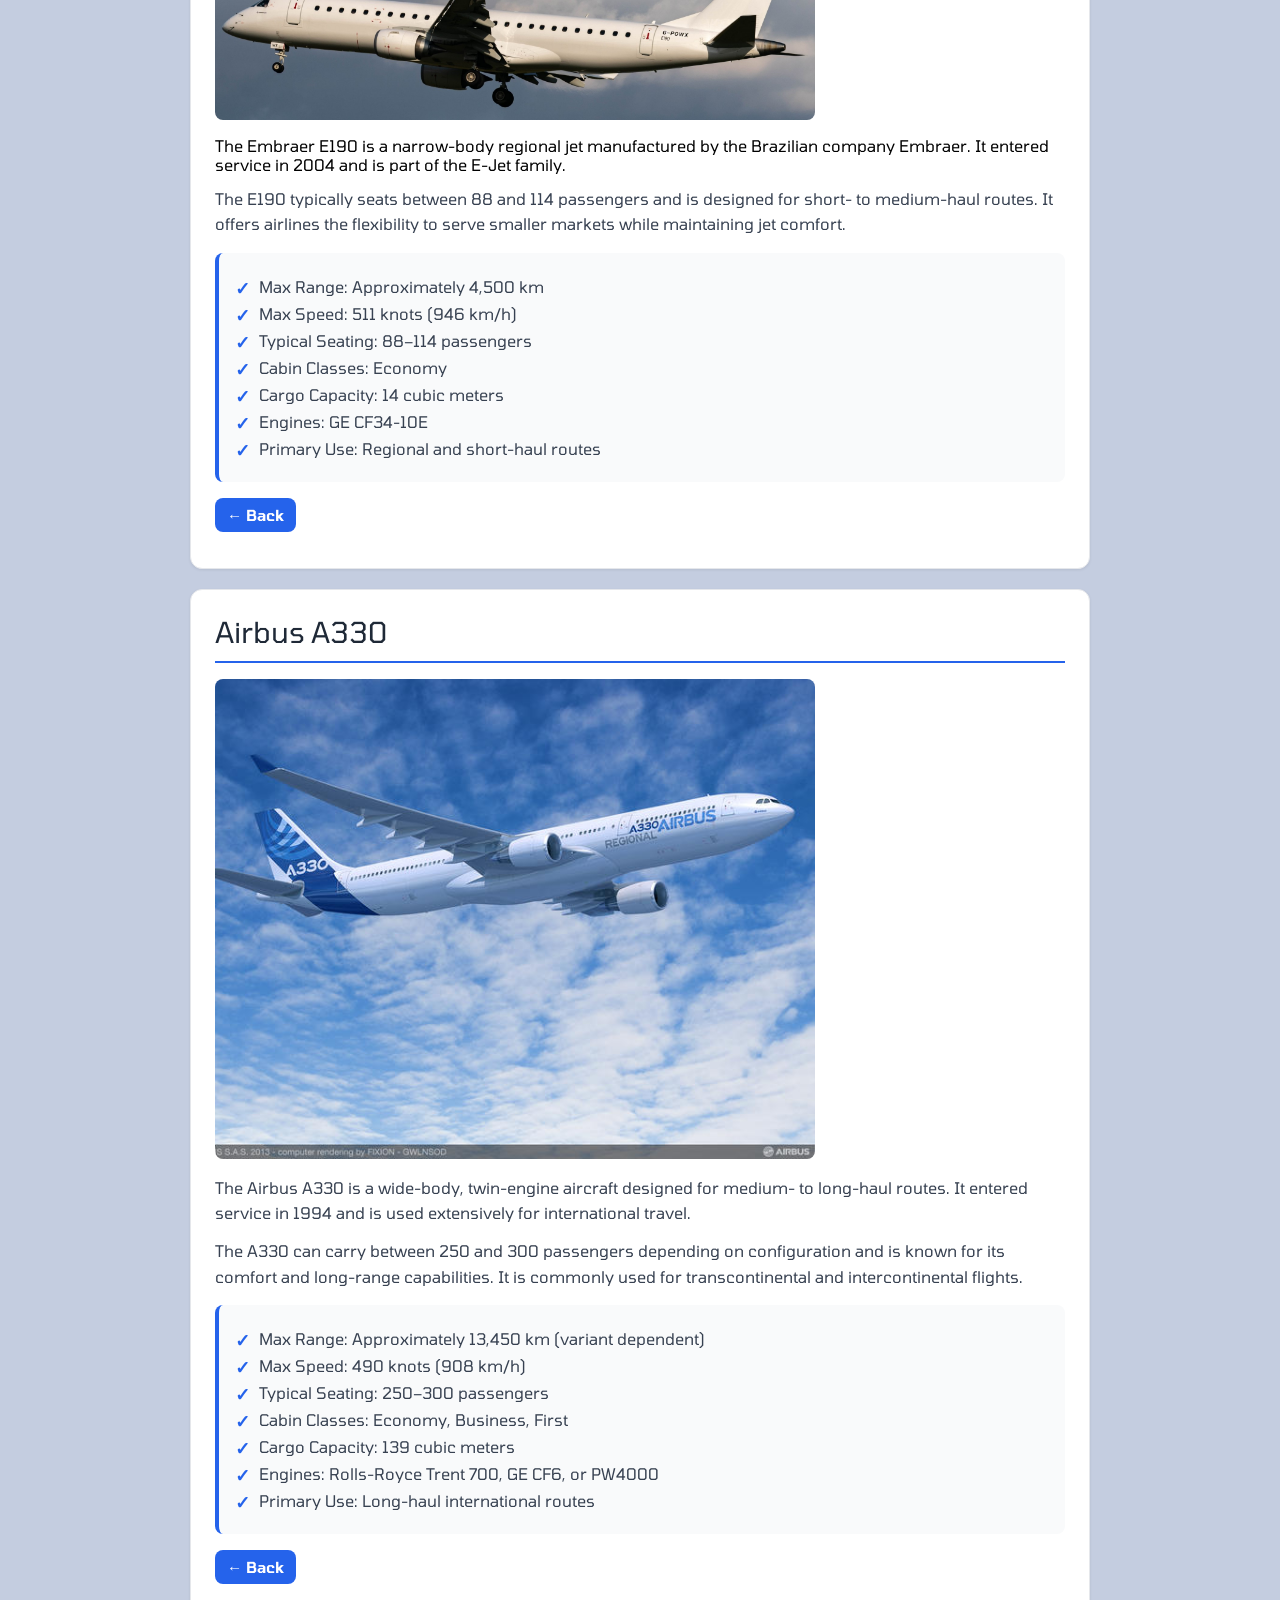
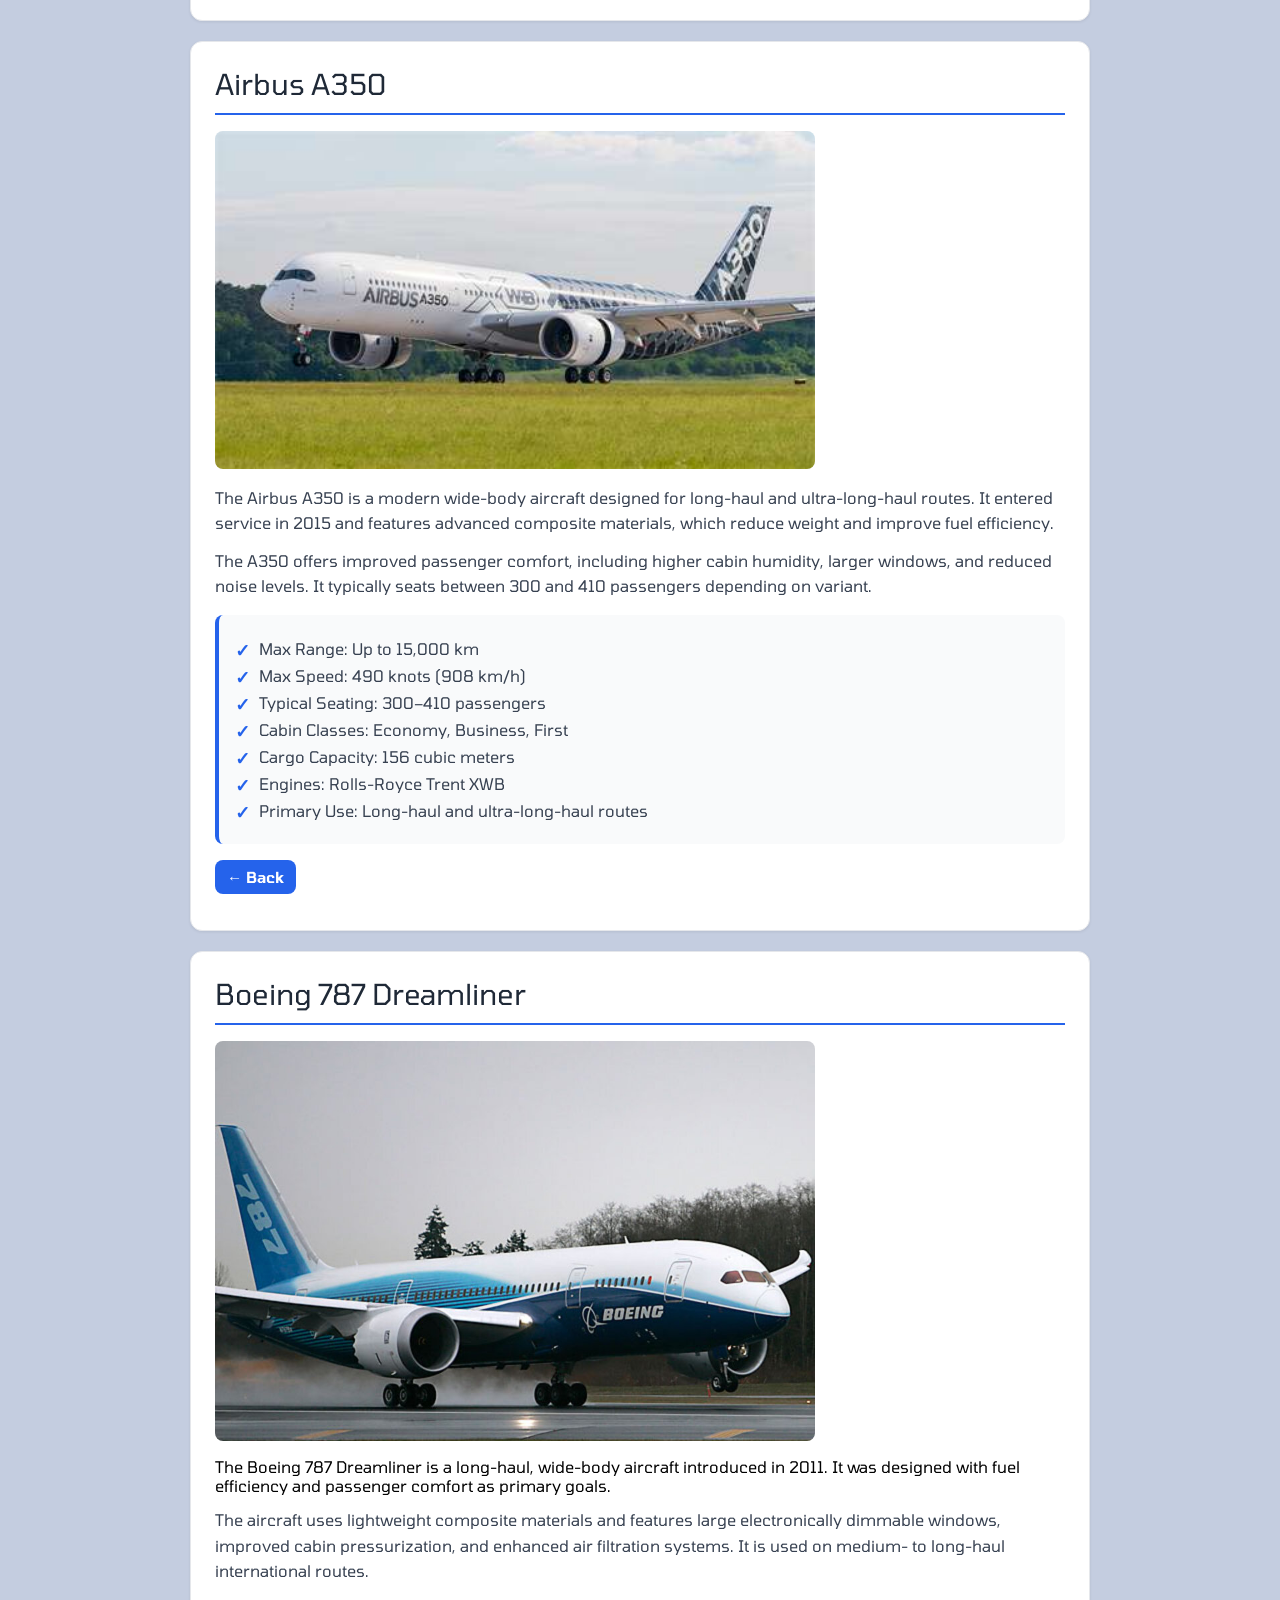
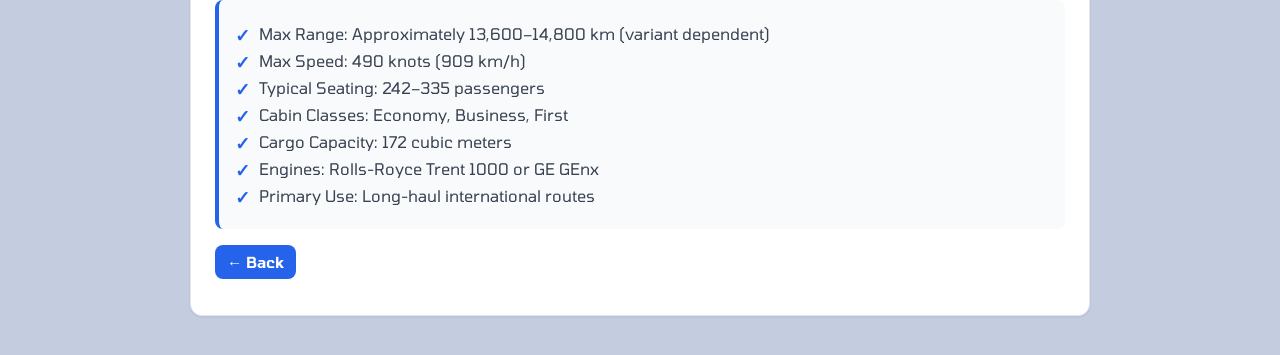
<file: view.html>
<!-- u24666981 Motheo Morena-->
<!DOCtype html>
<html lang = "en">
	<head>
		<meta charset = "UTF-8">
		<meta name = "description" content = "COS 216 Practical 1">
		<meta name = "keywords" content = "COS216, UP, Pretoria">
		<meta name = "author" content = "Motheo Morena">
		<meta name="viewport" content="width=device-width, initial-scale=1.0">

		<link rel="stylesheet" type="text/css" href="css/style.css">
		<link rel = "stylesheet" type = "text/css" href = "css/fonts.css">

		<title> View </title>
	</head>

	<body>
		<header>
			<h2><img src="img/JetMotheo.png" alt="Jet Motheo logo" class="header-logo">JET MOTHEO</h2>

			<nav class = "navBar">
				<ul>
					<li><a href = "index.html"> Book Flights </a></li>
					<li><a href = "bookings.html"> Bookings </a></li>
					<li><a href = "planes.html"> Planes </a></li>
					<li><a href = "favourites.html"> Favourites </a></li>
				</ul>
			</nav>
		</header>

		<article>
			<div id="airbusa320">
				
				<h2>Airbus A320</h2>
				<img src = "img/airbus_a320.jpg"/>
				<p>
					The Airbus A320 is a narrow-body, twin-engine jet developed by Airbus and introduced in 1988. 
					It is one of the most successful and widely used commercial aircraft in the world. 
					Designed primarily for short- to medium-haul routes, the A320 typically seats between 
					150 and 180 passengers depending on configuration.
				</p>
				<p>
					The aircraft was the first commercial jet to introduce a full digital fly-by-wire control system, 
					improving safety and efficiency. It is powered by either CFM International or Pratt & Whitney engines 
					and is known for fuel efficiency, reliability, and low operating costs.
				</p>
				<ul>
					<li>Max Range: Approximately 6,300 km</li>
					<li>Max Speed: 492 knots (900 km/h)</li>
					<li>Typical Seating: 150–180 passengers</li>
					<li>Cabin Classes: Economy, Business</li>
					<li>Cargo Capacity: 36.5 cubic meters</li>
					<li>Engines: CFM56 or PW1000G (neo version)</li>
					<li>Primary Use: Short to medium-haul routes</li>
				</ul>
				<a href="planes.html" class="back-btn">← Back</a>
			</div>

			<div id="airbusa319">
				
				<h2>Airbus A319</h2>
				<img src = "img/airbus_a319.jpg"/>
				<p>
					The Airbus A319 is a shorter variant of the A320, designed for routes with lower passenger demand. 
					It entered service in 1996 and typically seats between 120 and 150 passengers.
				</p>
				<p>
					Because of its smaller size, the A319 can operate from shorter runways and airports with operational 
					constraints, making it popular among airlines operating regional and thinner routes.
				</p>
				<ul>
					<li>Max Range: Approximately 6,900 km</li>
					<li>Max Speed: 492 knots (900 km/h)</li>
					<li>Typical Seating: 120–150 passengers</li>
					<li>Cabin Classes: Economy, Business</li>
					<li>Cargo Capacity: 32.4 cubic meters</li>
					<li>Engines: CFM56 or V2500</li>
					<li>Primary Use: Regional and medium-haul routes</li>
				</ul>
				<a href="planes.html" class="back-btn">← Back</a>
			</div>

			<div id="boeing737-800">
				
				<h2>Boeing 737-800</h2>
				<img src = "img/boeing_737_800.jpg"
				<p>
					The Boeing 737-800 is part of the Boeing 737 Next Generation (NG) family and is one of the 
					best-selling aircraft in aviation history. It entered service in 1998 and competes directly 
					with the Airbus A320.
				</p>
				<p>
					The aircraft is widely used by both full-service and low-cost carriers. It is known for its 
					operational flexibility, fuel efficiency, and reliability on short- to medium-haul routes.
				</p>
				<ul>
					<li>Max Range: Approximately 5,400 km</li>
					<li>Max Speed: 488 knots (904 km/h)</li>
					<li>Typical Seating: 162–189 passengers</li>
					<li>Cabin Classes: Economy, Business</li>
					<li>Cargo Capacity: 34.2 cubic meters</li>
					<li>Engines: CFM56-7B</li>
					<li>Primary Use: Short to medium-haul routes</li>
				</ul>
				<a href="planes.html" class="back-btn">← Back</a>
			</div>

			<div id="embraere190">
				
				<h2>Embraer E190</h2>
				<img src  = "img/embraer_e190.jpg"
				<p>
					The Embraer E190 is a narrow-body regional jet manufactured by the Brazilian company Embraer. 
					It entered service in 2004 and is part of the E-Jet family.
				</p>
				<p>
					The E190 typically seats between 88 and 114 passengers and is designed for short- to medium-haul 
					routes. It offers airlines the flexibility to serve smaller markets while maintaining jet comfort.
				</p>
				<ul>
					<li>Max Range: Approximately 4,500 km</li>
					<li>Max Speed: 511 knots (946 km/h)</li>
					<li>Typical Seating: 88–114 passengers</li>
					<li>Cabin Classes: Economy</li>
					<li>Cargo Capacity: 14 cubic meters</li>
					<li>Engines: GE CF34-10E</li>
					<li>Primary Use: Regional and short-haul routes</li>
				</ul>
				<a href="planes.html" class="back-btn">← Back</a>
			</div>

			<div id="airbusa330">
				
				<h2>Airbus A330</h2>
				<img src = "img/airbus_a330.jpg"/>
				<p>
					The Airbus A330 is a wide-body, twin-engine aircraft designed for medium- to long-haul routes. 
					It entered service in 1994 and is used extensively for international travel.
				</p>
				<p>
					The A330 can carry between 250 and 300 passengers depending on configuration and is known 
					for its comfort and long-range capabilities. It is commonly used for transcontinental 
					and intercontinental flights.
				</p>
				<ul>
					<li>Max Range: Approximately 13,450 km (variant dependent)</li>
					<li>Max Speed: 490 knots (908 km/h)</li>
					<li>Typical Seating: 250–300 passengers</li>
					<li>Cabin Classes: Economy, Business, First</li>
					<li>Cargo Capacity: 139 cubic meters</li>
					<li>Engines: Rolls-Royce Trent 700, GE CF6, or PW4000</li>
					<li>Primary Use: Long-haul international routes</li>
				</ul>
				<a href="planes.html" class="back-btn">← Back</a>
			</div>

			<div id="airbusa350">
				
				<h2>Airbus A350</h2>
				<img src = "img/airbus_a350.jpg"/>
				<p>
					The Airbus A350 is a modern wide-body aircraft designed for long-haul and ultra-long-haul routes. 
					It entered service in 2015 and features advanced composite materials, which reduce weight and 
					improve fuel efficiency.
				</p>
				<p>
					The A350 offers improved passenger comfort, including higher cabin humidity, larger windows, 
					and reduced noise levels. It typically seats between 300 and 410 passengers depending on variant.
				</p>
				<ul>
					<li>Max Range: Up to 15,000 km</li>
					<li>Max Speed: 490 knots (908 km/h)</li>
					<li>Typical Seating: 300–410 passengers</li>
					<li>Cabin Classes: Economy, Business, First</li>
					<li>Cargo Capacity: 156 cubic meters</li>
					<li>Engines: Rolls-Royce Trent XWB</li>
					<li>Primary Use: Long-haul and ultra-long-haul routes</li>
				</ul>
				<a href="planes.html" class="back-btn">← Back</a>
			</div>

			<div id="boeing787dreamliner">
				
				<h2>Boeing 787 Dreamliner</h2>
				<img src = "img/boeing_787_dreamliner.jpg"
				<p>
					The Boeing 787 Dreamliner is a long-haul, wide-body aircraft introduced in 2011. 
					It was designed with fuel efficiency and passenger comfort as primary goals.
				</p>
				<p>
					The aircraft uses lightweight composite materials and features large electronically dimmable 
					windows, improved cabin pressurization, and enhanced air filtration systems. It is used 
					on medium- to long-haul international routes.
				</p>
				<ul>
					<li>Max Range: Approximately 13,600–14,800 km (variant dependent)</li>
					<li>Max Speed: 490 knots (909 km/h)</li>
					<li>Typical Seating: 242–335 passengers</li>
					<li>Cabin Classes: Economy, Business, First</li>
					<li>Cargo Capacity: 172 cubic meters</li>
					<li>Engines: Rolls-Royce Trent 1000 or GE GEnx</li>
					<li>Primary Use: Long-haul international routes</li>
				</ul>
				<a href="planes.html" class="back-btn">← Back</a>
			</div>
		</article>
	</body>
</html>
</file>
<file: css/style.css>
/* u24666981 Motheo Morena*/

* {
    box-sizing: border-box;
    font-family: "Tomorrow", sans-serif;
    font-weight: 400;
    font-style: normal;
}

body {
    background-color: #5a73a95b;
    margin: 0;
    padding-top: 110px; /* space for fixed navbar */
        overflow-x: hidden;
}


header {
    background-color: #1A1F36;
    color: white;
    padding: 1.2em 2em;
    box-shadow: 3px 5px 10px rgb(80, 80, 80);

    position: fixed;
    top: 0;
    left: 1rem;
    width: 98%;

    display: flex;
    align-items: center;
    justify-content: space-between;

    z-index: 1000;
}

header h2 {
    display: flex;
    align-items: center;
    gap: 1rem;
    margin: 0;
}

.header-logo {
    width: 175px;
    height: auto;
    border-radius: 5px;
}

.navbar {
    width: 100%;
}

.navBar ul {
    list-style: none;
    display: flex;
    gap: 1rem;
    margin: 0;
    padding: 0;
    align-items: center;
}

.navBar li {
    margin: 0;
    line-height: 2.5rem;
}

.navBar a {
    text-decoration: none;
    color: white;
    padding: 8px 0;
    transition: font-weight 0.2s ease, transform 0.1s ease;
}

.navBar a:hover {
    font-weight: 600;
}

.navBar a.active {
    border-bottom: 3px solid white;
    padding-bottom: 4px;
    font-size: 1.1rem;
}

a {
    text-decoration: none;
    color: white;
}

article {
    padding: 1.2em;
    margin: 0 auto;
}

#header-image {
    height: 42.2rem;
    border-radius: 8px;
    background-image: url("../img/plane.jpg");
    background-size: cover;
    background-position: center;
    background-attachment: fixed;
}

#header-image img {
    display: none;
}

form {
    padding: 1.2em;
    border-radius: 8px;
    background-color: rgba(255, 255, 255, 0.313);
    box-shadow: 3px 5px 5px rgb(160, 160, 160);
    margin: 0 auto;
    position: relative;
    z-index: 2;
}

label {
    display: block;
    padding-bottom: 0.8rem;
    padding-top: 0.5rem;
}

.dropDown {
    width: 80%;
    padding: 0.5em;
    margin-left: 0.8em;
}

input[type=date] {
    width: 80%;
    padding: 0.3rem;
    margin-left: 0.8em;
}

input[type=number] {
    width: 43%;
    padding: 5px;
    margin-left: 0.8em;
}

input[type=submit], .submit-btn {
    cursor: pointer;
    width: 8em;
    padding: 0.5em;
}

.level1 {
    display: grid;
    grid-template-columns: 1fr 1fr;
    gap: 25em;
    padding-bottom: 1.2rem;
}

.level2 {
display: grid;
    grid-template-columns: 2.5fr 2fr;
    gap: 2rem;
}

.level2 > div:last-child {
    padding-left: 2rem;
}

.passengers {
    display: grid;
    grid-template-columns: 1fr 1fr;
    padding-top: 0.2em;
    padding-bottom: 1.5em;
    padding-left: 1rem;
}

.title {
    transform: translate(40rem, 20rem);
    color: white;
}

#flightTime {
    display: grid;
    grid-template-columns: 1fr 1fr;
    grid-template-rows: 1fr;

    border-right: 5px solid black;
}

#cabinClass {
    display: flex;
    width: 80%;
    gap: 20px;
    align-items: center;
    padding-bottom: 2.3em;
}

#planeType {
    width: 97%;
}

/* =================  Plane.html ================================ */
    .no-functionality {
      margin: 24px;
      border: 3px solid rgb(70, 70, 187);
      padding: 2em;
      border-radius: 10px;
    }

    .controls-bar {
      display: flex;
      gap: 16px;
      align-items: flex-start;
      flex-wrap: wrap;
      margin-bottom: 12px;
    }

    /* --- Search bar --- */
    .searchbar {
      display: flex;
      gap: 8px;
      align-items: center;
    }

    .searchbar input[type="text"] {
      padding: 8px 12px;
      border: 1px solid #d1d5db;
      border-radius: 8px;
      font-size: 0.95rem;
    }

    .search-btn {
      padding: 8px 16px;
      background: #2563eb;
      color: white;
      border: 1px solid #2563eb;
      border-radius: 8px;
      font-weight: 600;
      cursor: pointer;
      transition: background 0.2s ease, box-shadow 0.2s ease;
    }

    .search-btn:hover {
      background: #1d4ed8;
      box-shadow: 0 4px 6px rgba(37, 99, 235, 0.2);
    }

    /* --- Filter container --- */
    .filter-group {
      border: 1px solid #e5e7eb;
      border-radius: 12px;
      padding: 12px;
      margin: 0;
    }

    .filter-group > legend {
      padding: 0 6px;
      font-weight: 700;
      color: #111827;
      font-size: 0.95rem;
    }

    /* --- Checkbox pills --- */
    .checkbox-list {
      display: flex;
      flex-wrap: wrap;
      gap: 8px;
      margin: 6px 0 0;
    }

    .checkbox-item {
      position: relative;
    }

    .checkbox-item input[type="checkbox"] {
      position: absolute;
      opacity: 0;
      pointer-events: none;
    }

    .checkbox-item label {
      display: inline-block;
      padding: 6px 10px;
      border: 1px solid #d1d5db;
      border-radius: 999px;
      background: #fff;
      color: #374151;
      cursor: pointer;
      user-select: none;
      transition: background 0.2s ease, color 0.2s ease, border-color 0.2s ease, box-shadow 0.2s ease;
      font-size: 0.85rem;
      white-space: nowrap;
    }

    .checkbox-item label:hover {
      border-color: #9ca3af;
    }

    .checkbox-item input[type="checkbox"]:checked + label {
      background: #2563eb;
      color: #fff;
      border-color: #2563eb;
      box-shadow: 0 0 0 3px rgba(37, 99, 235, 0.15);
    }

    /* --- Sort dropdown --- */
    .sort {
      display: flex;
      gap: 8px;
      align-items: center;
      white-space: nowrap;
    }

    .sort label {
      font-weight: 500;
      color: #374151;
      margin: 0;
      padding: 0;
    }

    .sort .dropDown {
      padding: 8px 12px;
      border: 1px solid #d1d5db;
      border-radius: 8px;
      background: white;
      cursor: pointer;
      font-size: 0.95rem;
      width: auto;
      margin-left: 0;
    }



        /* Actions */
        .filter-actions {
          display: flex;
          gap: 10px;
        }

        .reset-btn,
        .apply-btn {
          padding: 8px 12px;
          border-radius: 8px;
          cursor: pointer;
          border: 1px solid #d1d5db;
          background: #fff;
          color: #374151;
          font-weight: 500;
          transition: background 0.2s ease, border-color 0.2s ease;
        }

        .apply-btn {
          border-color: #2563eb;
          background: #2563eb;
          color: #fff;
        }

        .reset-btn:hover {
          background: #f9fafb;
          border-color: #9ca3af;
        }

        .apply-btn:hover {
          background: #1d4ed8;
          border-color: #1d4ed8;
        }

    .plane-section {
        width: 90%;
        margin: auto;
    }

    .section-heading {
        font-size: 2rem;
        margin: 30px 0 12px;
    }

    /* Grid */
        .plane-grid {
            display: grid;
            grid-template-columns: repeat(auto-fill, minmax(360px, 1fr));
            gap: 20px;
        }

    /* Card */
        .plane-card {
            position: relative;
            display: flex;
            gap: 18px;
            padding: 10px;
            background: #fff;
            border: 1px solid #e5e7eb;
            width: 103%;
            border-radius: 12px;
            transition: transform .25s ease, box-shadow .25s ease, border-color .25s ease;
        }

        .plane-card:hover {
            transform: translateY(-6px);
            box-shadow: 0 12px 28px rgba(0,0,0,.12);
            border-color: #d1d5db;
        }

    /* Left column (image + caption) */
        .plane-left img {
            width: 160px;
            height: auto;
            display: block;
            border-radius: 10px;
            object-fit: cover;
        }

        .plane-left figcaption {
            text-align: center;
            margin-top: 6px;
            font-size: .9rem;
            color: #4b5563;
        }

    /* Right column text */
        .plane-right h3 {
            margin: 4px 0 2px;
            font-size: 1rem;
            color: #111827;
        }

        .plane-right p {
            margin: 0 0 8px;
            color: #374151;
        }

        /* Hidden checkbox */
        .fav-checkbox {
            position: absolute;
            opacity: 0;
            pointer-events: none;
        }

        /* Star icon in top-right */
        .fav-icon {
            position: absolute;
            top: 10px;
            right: 12px;
            font-size: 26px;
            line-height: 1;
            color: #c4c4c4;
            transition: color .25s ease, transform .25s ease;
            user-select: none;
        }

        /* When favourited star should turn gold */
        .fav-checkbox:checked + .fav-icon {
            color: #f2b01e;
            text-shadow: 0 0 6px rgba(242,176,30,.35);
        }

    /* Buttons container */
    .plane-actions {
        display: flex;
        gap: 10px;
        margin-top: 12px;
    }

    /* View button (link) */
    .view-btn {
        display: inline-block;
        padding: 10px 14px;
        width: 25%;
        background: #10b981;
        color: #fff;
        border-radius: 8px;
        cursor: pointer;
        transition: background .25s ease, transform .1s ease;
        font-weight: 600;
        white-space: nowrap;
        text-decoration: none;
        border: none;
        font-family: inherit;
        font-size: inherit;
    }

    .view-btn:hover {
        background: #059669;
    }

    .view-btn:active {
        transform: translateY(1px);
    }

    /* Button (label) */
    .fav-btn {
        display: inline-block;
        width: 100%;
        padding: 5px 10px;
        background: #2563eb;
        color: #fff;
        border-radius: 8px;
        cursor: pointer;
        transition: background .25s ease, transform .1s ease;
        font-weight: 600;
        white-space: nowrap;
    }

    .fav-btn:hover  { 
        background: #1d4ed8;
    }

    .fav-btn:active { 
        transform: translateY(1px); 
    }

    /* ============ Swap the tect when plane is favourited */
    .fav-checkbox:checked ~ .plane-right .fav-btn {
        position: relative;
        color: transparent;
    }

        /* Replace Text */
        .fav-checkbox:checked ~ .plane-right .fav-btn::after {
            content: "Added to Favourites";
            position: absolute;
            inset: 0;
            display: grid;
            place-items: center;
            color: #fff;
        }

    /* Change button colour when favourited */
    .fav-checkbox:checked ~ .plane-right .fav-btn {
        background: #10b981;
    }
    .fav-checkbox:checked ~ .plane-right .fav-btn:hover {
        background: #059669;
    }

/* =================  View.htm ================================ */
    /* Back button */
    .back-btn {
        display: inline-block;
        margin-bottom: 12px;
        padding: 8px 12px;
        background: #2563eb;
        color: white;
        border-radius: 8px;
        text-decoration: none;
        font-weight: 600;
        transition: background 0.25s ease, transform 0.1s ease;
        font-size: 0.95rem;
    }

    .back-btn:hover {
        background: #1d4ed8;
    }

    .back-btn:active {
        transform: translateY(1px);
    }

    #airbusa320,
    #airbusa319,
    #boeing737-800,
    #embraere190,
    #airbusa330,
    #airbusa350,
    #boeing787dreamliner {
        background: white;
        border: 1px solid #e5e7eb;
        border-radius: 12px;
        padding: 24px;
        margin: 20px auto;
        max-width: 900px;
        box-shadow: 0 1px 3px rgba(0, 0, 0, 0.08);
        transition: transform 0.25s ease, box-shadow 0.25s ease, border-color 0.25s ease;
    }

    #airbusta320:hover,
    #airbusa319:hover,
    #boeing737-800:hover,
    #embraere190:hover,
    #airbusa330:hover,
    #airbusa350:hover,
    #boeing787dreamliner:hover {
        transform: translateY(-4px);
        box-shadow: 0 8px 20px rgba(0, 0, 0, 0.12);
        border-color: #d1d5db;
    }

    [id^="airbus"],
    [id^="boeing"],
    [id^="embraer"] {
        background: white;
        border: 1px solid #e5e7eb;
        border-radius: 12px;
        padding: 24px;
        margin: 20px auto;
        max-width: 900px;
        box-shadow: 0 1px 3px rgba(0, 0, 0, 0.08);
        transition: transform 0.25s ease, box-shadow 0.25s ease, border-color 0.25s ease;
    }

    [id^="airbus"]:hover,
    [id^="boeing"]:hover,
    [id^="embraer"]:hover {
        transform: translateY(-4px);
        box-shadow: 0 8px 20px rgba(0, 0, 0, 0.12);
        border-color: #d1d5db;
    }

    #airbusa320 h2,
    #airbusa319 h2,
    #boeing737-800 h2,
    #embraere190 h2,
    #airbusa330 h2,
    #airbusa350 h2,
    #boeing787dreamliner h2 {
        color: #1f2937;
        font-size: 1.8rem;
        margin: 0 0 16px 0;
        border-bottom: 2px solid #2563eb;
        padding-bottom: 12px;
    }

    [id^="airbus"] h2,
    [id^="boeing"] h2,
    [id^="embraer"] h2 {
        color: #1f2937;
        font-size: 1.8rem;
        margin: 0 0 16px 0;
        border-bottom: 2px solid #2563eb;
        padding-bottom: 12px;
    }

    #airbusa320 img,
    #airbusa319 img,
    #boeing737-800 img,
    #embraere190 img,
    #airbusa330 img,
    #airbusa350 img,
    #boeing787dreamliner img {
        width: 100%;
        max-width: 600px;
        height: auto;
        border-radius: 8px;
        margin: 12px 0 16px 0;
        display: block;
        object-fit: cover;
    }

    [id^="airbus"] img,
    [id^="boeing"] img,
    [id^="embraer"] img {
        width: 100%;
        max-width: 600px;
        height: auto;
        border-radius: 8px;
        margin: 12px 0 16px 0;
        display: block;
        object-fit: cover;
    }

    #airbusa320 p,
    #airbusa319 p,
    #boeing737-800 p,
    #embraere190 p,
    #airbusa330 p,
    #airbusa350 p,
    #boeing787dreamliner p {
        color: #374151;
        font-size: 1rem;
        line-height: 1.6;
        margin: 12px 0;
    }

    [id^="airbus"] p,
    [id^="boeing"] p,
    [id^="embraer"] p {
        color: #374151;
        font-size: 1rem;
        line-height: 1.6;
        margin: 12px 0;
    }

    #airbusa320 ul,
    #airbusa319 ul,
    #boeing737-800 ul,
    #embraere190 ul,
    #airbusa330 ul,
    #airbusa350 ul,
    #boeing787dreamliner ul {
        list-style: none;
        padding: 16px;
        background: #f9fafb;
        border-left: 4px solid #2563eb;
        border-radius: 8px;
        margin: 16px 0;
    }

    [id^="airbus"] ul,
    [id^="boeing"] ul,
    [id^="embraer"] ul {
        list-style: none;
        padding: 16px;
        background: #f9fafb;
        border-left: 4px solid #2563eb;
        border-radius: 8px;
        margin: 16px 0;
    }

    #airbusa320 li,
    #airbusa319 li,
    #boeing737-800 li,
    #embraere190 li,
    #airbusa330 li,
    #airbusa350 li,
    #boeing787dreamliner li {
        color: #374151;
        margin: 8px 0;
        padding-left: 24px;
        position: relative;
    }

    #airbusa320 li::before,
    #airbusa319 li::before,
    #boeing737-800 li::before,
    #embraere190 li::before,
    #airbusa330 li::before,
    #airbusa350 li::before,
    #boeing787dreamliner li::before {
        content: "✓";
        position: absolute;
        left: 0;
        color: #2563eb;
        font-weight: bold;
        font-size: 1.1rem;
    }

    [id^="airbus"] li,
    [id^="boeing"] li,
    [id^="embraer"] li {
        color: #374151;
        margin: 8px 0;
        padding-left: 24px;
        position: relative;
    }

    [id^="airbus"] li::before,
    [id^="boeing"] li::before,
    [id^="embraer"] li::before {
        content: "✓";
        position: absolute;
        left: 0;
        color: #2563eb;
        font-weight: bold;
        font-size: 1.1rem;
    }

/* =================  Favourites.html================================ */
    .favorites-section {
        width: 90%;
        margin: auto;
        padding: 20px 0;
    }

    .section-heading {
        font-size: 2rem;
        margin: 30px 0 12px;
        color: #1f2937;
    }

    .favorites-intro {
        font-size: 1rem;
        color: #6b7280;
        margin-bottom: 24px;
    }

    /* Favorites grid */
    .favorites-grid {
        display: grid;
        grid-template-columns: repeat(auto-fill, minmax(360px, 1fr));
        gap: 20px;
    }

    /* Favorite card */
    .favorite-card {
        position: relative;
        display: flex;
        gap: 18px;
        padding: 18px;
        background: #fff;
        border: 1px solid #e5e7eb;
        border-radius: 12px;
        transition: transform .25s ease, box-shadow .25s ease, border-color .25s ease;
    }

    .favorite-card:hover {
        transform: translateY(-6px);
        box-shadow: 0 12px 28px rgba(0,0,0,.12);
        border-color: #d1d5db;
    }

    /* Left column (image + caption) */
    .favorite-left img {
        width: 160px;
        height: auto;
        display: block;
        border-radius: 10px;
        object-fit: cover;
    }

    .favorite-left figcaption {
        text-align: center;
        margin-top: 6px;
        font-size: .9rem;
        color: #4b5563;
    }

    /* Right column text */
    .favorite-right h3 {
        margin: 4px 0 2px;
        font-size: 1rem;
        color: #111827;
    }

    .favorite-right p {
        margin: 0 0 8px;
        color: #374151;
    }

    /* Favorite actions container */
    .favorite-actions {
        display: flex;
        gap: 10px;
        margin-top: 12px;
    }

    /* Remove button */
    .remove-btn {
        display: inline-block;
        padding: 10px 14px;
        background: #ef4444;
        color: #fff;
        border: none;
        border-radius: 8px;
        cursor: pointer;
        transition: background .25s ease, transform .1s ease;
        font-weight: 600;
        white-space: nowrap;
        font-family: inherit;
        font-size: inherit;
    }

    .remove-btn:hover {
        background: #dc2626;
    }

    .remove-btn:active {
        transform: translateY(1px);
    }

/* =================  Bookings.html ================================ */
    .bookings-section {
        width: 90%;
        margin: auto;
        padding: 20px 0;
    }

    .bookings-intro {
        font-size: 1rem;
        color: #6b7280;
        margin-bottom: 24px;
    }

    /* Bookings list */
    .bookings-list {
        display: flex;
        flex-direction: column;
        gap: 20px;
    }

    /* Booking card */
    .booking-card {
        background: #fff;
        border: 1px solid #e5e7eb;
        border-radius: 12px;
        padding: 24px;
        transition: transform .25s ease, box-shadow .25s ease, border-color .25s ease;
    }

    .booking-card:hover {
        transform: translateY(-4px);
        box-shadow: 0 12px 28px rgba(0,0,0,.12);
        border-color: #d1d5db;
    }

    /* Booking header */
    .booking-header {
        display: flex;
        justify-content: space-between;
        align-items: center;
        margin-bottom: 20px;
        padding-bottom: 12px;
        border-bottom: 2px solid #f3f4f6;
    }

    .booking-header h3 {
        font-size: 1.3rem;
        color: #111827;
        margin: 0;
    }

    .booking-status {
        display: inline-block;
        padding: 6px 12px;
        background: #10b981;
        color: white;
        border-radius: 999px;
        font-size: 0.85rem;
        font-weight: 600;
    }

    /* Booking details */
    .booking-details {
        display: grid;
        grid-template-columns: 1fr 1fr;
        gap: 40px;
        margin-bottom: 20px;
    }

    /* Flight info grid */
    .flight-info {
        display: grid;
        grid-template-columns: repeat(2, 1fr);
        gap: 16px;
    }

    .info-group {
        display: flex;
        flex-direction: column;
        gap: 4px;
    }

    .info-group label {
        font-size: 0.85rem;
        color: #6b7280;
        font-weight: 600;
        text-transform: uppercase;
        letter-spacing: 0.5px;
        padding: 0;
        margin: 0;
    }

    .info-value {
        font-size: 1.1rem;
        color: #111827;
        font-weight: 600;
        margin: 0;
    }

    .info-value.price {
        color: #2563eb;
        font-size: 1.3rem;
    }

    /* Booking routes */
    .booking-routes {
        display: flex;
        align-items: center;
        justify-content: space-between;
        padding: 20px;
        background: #f9fafb;
        border-radius: 8px;
    }

    .route-item {
        text-align: center;
    }

    .route-item p {
        margin: 0;
    }

    .route-code {
        font-size: 1.5rem;
        font-weight: 700;
        color: #1f2937;
    }

    .route-time {
        font-size: 0.9rem;
        color: #6b7280;
        margin-top: 4px;
    }

    .route-arrow {
        font-size: 1.5rem;
        color: #2563eb;
        font-weight: 600;
    }

    /* Booking actions */
    .booking-actions {
        display: flex;
        justify-content: flex-end;
        gap: 10px;
    }

    /* Cancel button */
    .cancel-btn {
        padding: 10px 16px;
        background: #ef4444;
        color: #fff;
        border: none;
        border-radius: 8px;
        cursor: pointer;
        transition: background .25s ease, transform .1s ease;
        font-weight: 600;
        font-size: 0.95rem;
        font-family: inherit;
    }

    .cancel-btn:hover {
        background: #dc2626;
    }

    .cancel-btn:active {
        transform: translateY(1px);
    }
</file>
<file: css/switch.css>
/* u24666981 Motheo Morena */
.switch {
  position: relative;
  width: 25%;
  height: 3rem;
  padding: 5px;
}

/* Default checkbox */
.switch input {
  opacity: 0;
  width: 0;
  height: 0;
}

.slider {
  position: absolute;
  cursor: pointer;
  top: 0;
  left: 0;
  right: 0;
  bottom: 0;
  background-color: #555;
  transition: 0.4s;
}

.slider.round {
  border-radius: 65px;
}

.slider.round:before {
  position: absolute;
  content: "";
  height: 26px;
  width: 26px;
  left: 15px;
  bottom: 4px;
  background-color: white;
  border-radius: 50%;
  transition: 0.3s;
}

input:checked + .slider:before {
  transform: translateX(80px);
}

/* Background color when checked */
input:checked + .slider {
  background-color: #3f845dc4;
}

/* Add text inside slider using ::after */
.slider::after {
  content: "Home"; /* default text */
  position: absolute;
  width: 100%;
  text-align: center;
  color: #F3F4F6;
  font-size: 12px;
  line-height: 34px;
  transition: 0.4s;
}

/* Change text when checked */
input:checked + .slider::after {
  content: "Return";
}
</file>
<file: css/fonts.css>
/* u24666981 Motheo Morena */

@import url('https://fonts.googleapis.com/css2?family=Bebas+Neue&family=Tomorrow:ital,wght@0,100;0,200;0,300;0,400;0,500;0,600;0,700;0,800;0,900;1,100;1,200;1,300;1,400;1,500;1,600;1,700;1,800;1,900&display=swap');

.bebas-neue-regular {
  font-family: "Bebas Neue", sans-serif;
  font-weight: 400;
  font-size: 4rem;
  font-style: normal;
  font-kerning: auto;
  text-shadow: 6px 3px 8px black;
}

.tomorrow-thin {
  font-family: "Tomorrow", sans-serif;
  font-weight: 100;
  font-style: normal;
}

.tomorrow-extralight {
  font-family: "Tomorrow", sans-serif;
  font-weight: 200;
  font-style: normal;
}

.tomorrow-light {
  font-family: "Tomorrow", sans-serif;
  font-weight: 300;
  font-style: normal;
}

.tomorrow-regular {
  font-family: "Tomorrow", sans-serif;
  font-weight: 400;
  font-style: normal;
}

.tomorrow-medium {
  font-family: "Tomorrow", sans-serif;
  font-weight: 500;
  font-style: normal;
}

.tomorrow-semibold {
  font-family: "Tomorrow", sans-serif;
  font-weight: 600;
  font-style: normal;
}

.tomorrow-bold {
  font-family: "Tomorrow", sans-serif;
  font-weight: 700;
  font-style: normal;
}

.tomorrow-extrabold {
  font-family: "Tomorrow", sans-serif;
  font-weight: 800;
  font-style: normal;
}

.tomorrow-black {
  font-family: "Tomorrow", sans-serif;
  font-weight: 900;
  font-style: normal;
}

.tomorrow-thin-italic {
  font-family: "Tomorrow", sans-serif;
  font-weight: 100;
  font-style: italic;
}

.tomorrow-extralight-italic {
  font-family: "Tomorrow", sans-serif;
  font-weight: 200;
  font-style: italic;
}

.tomorrow-light-italic {
  font-family: "Tomorrow", sans-serif;
  font-weight: 300;
  font-style: italic;
}

.tomorrow-regular-italic {
  font-family: "Tomorrow", sans-serif;
  font-weight: 400;
  font-style: italic;
}

.tomorrow-medium-italic {
  font-family: "Tomorrow", sans-serif;
  font-weight: 500;
  font-style: italic;
}

.tomorrow-semibold-italic {
  font-family: "Tomorrow", sans-serif;
  font-weight: 600;
  font-style: italic;
}

.tomorrow-bold-italic {
  font-family: "Tomorrow", sans-serif;
  font-weight: 700;
  font-style: italic;
}

.tomorrow-extrabold-italic {
  font-family: "Tomorrow", sans-serif;
  font-weight: 800;
  font-style: italic;
}

.tomorrow-black-italic {
  font-family: "Tomorrow", sans-serif;
  font-weight: 900;
  font-style: italic;
}
</file>
